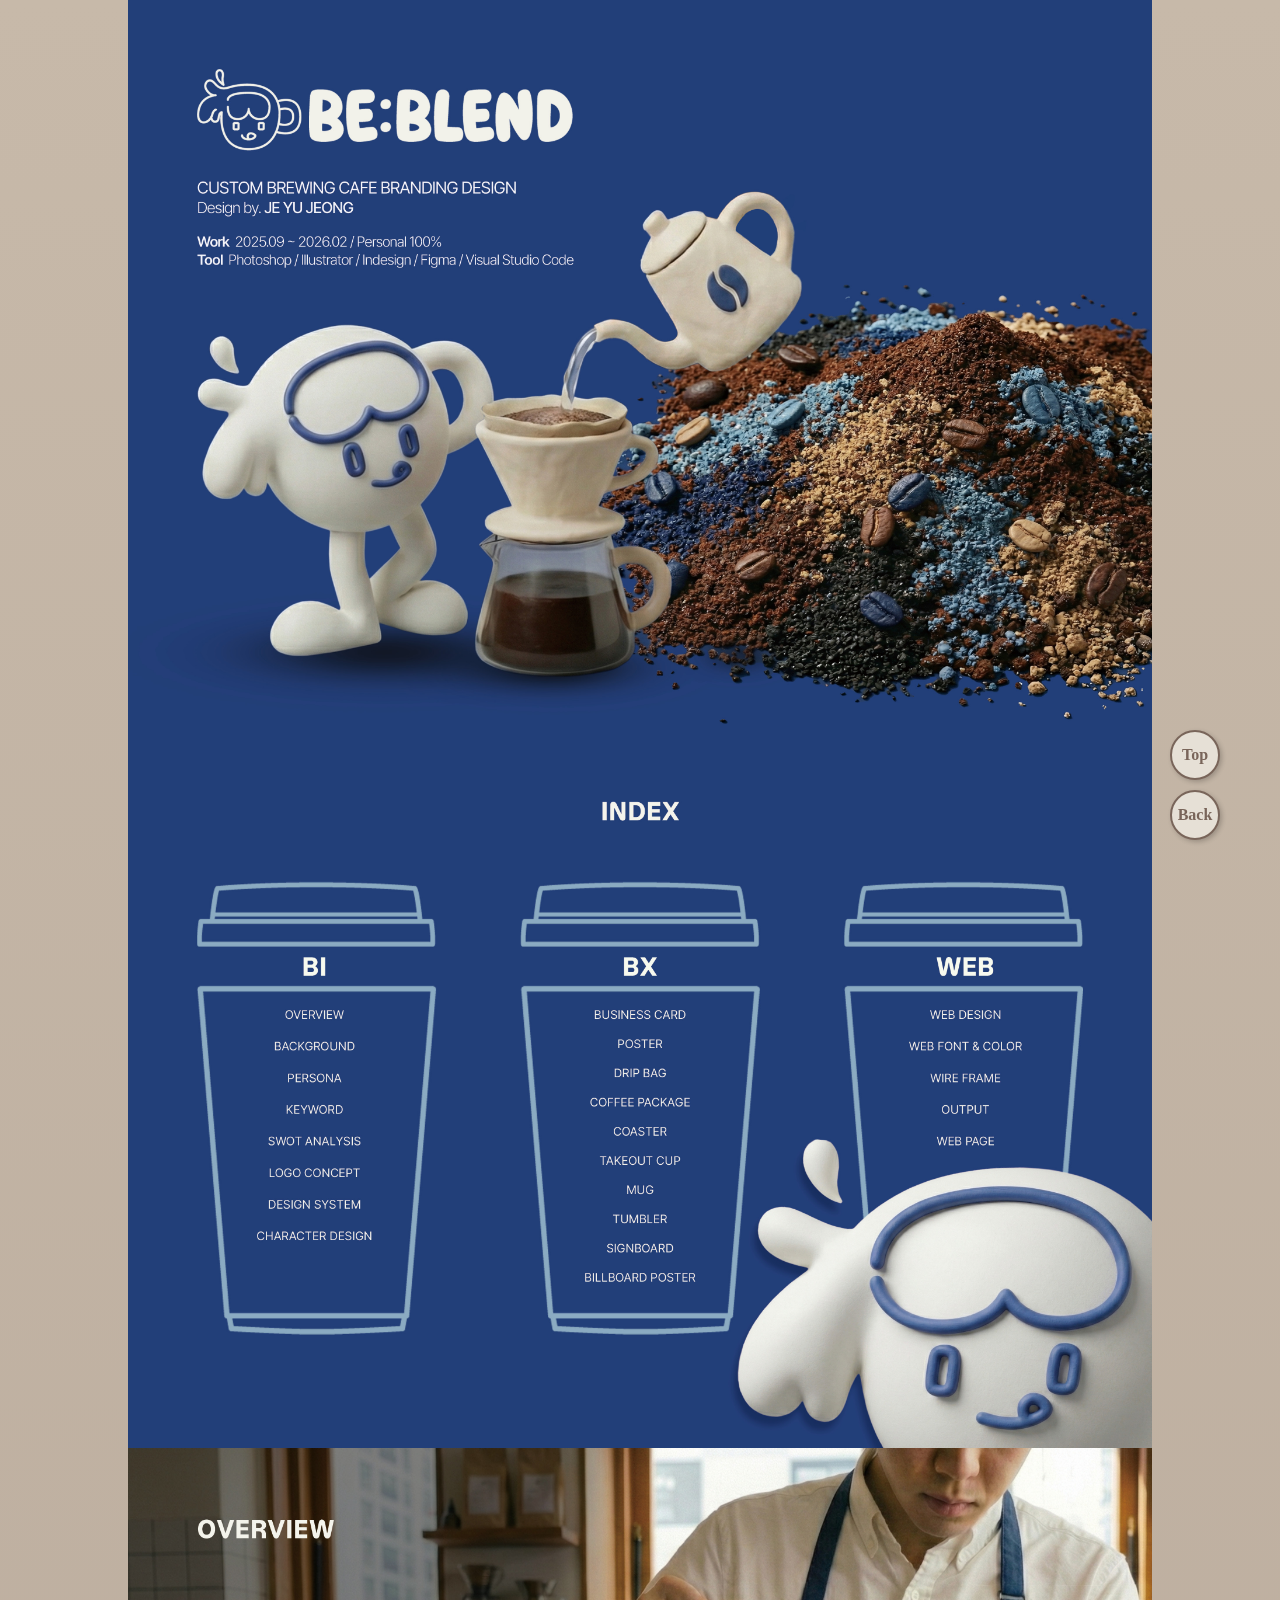
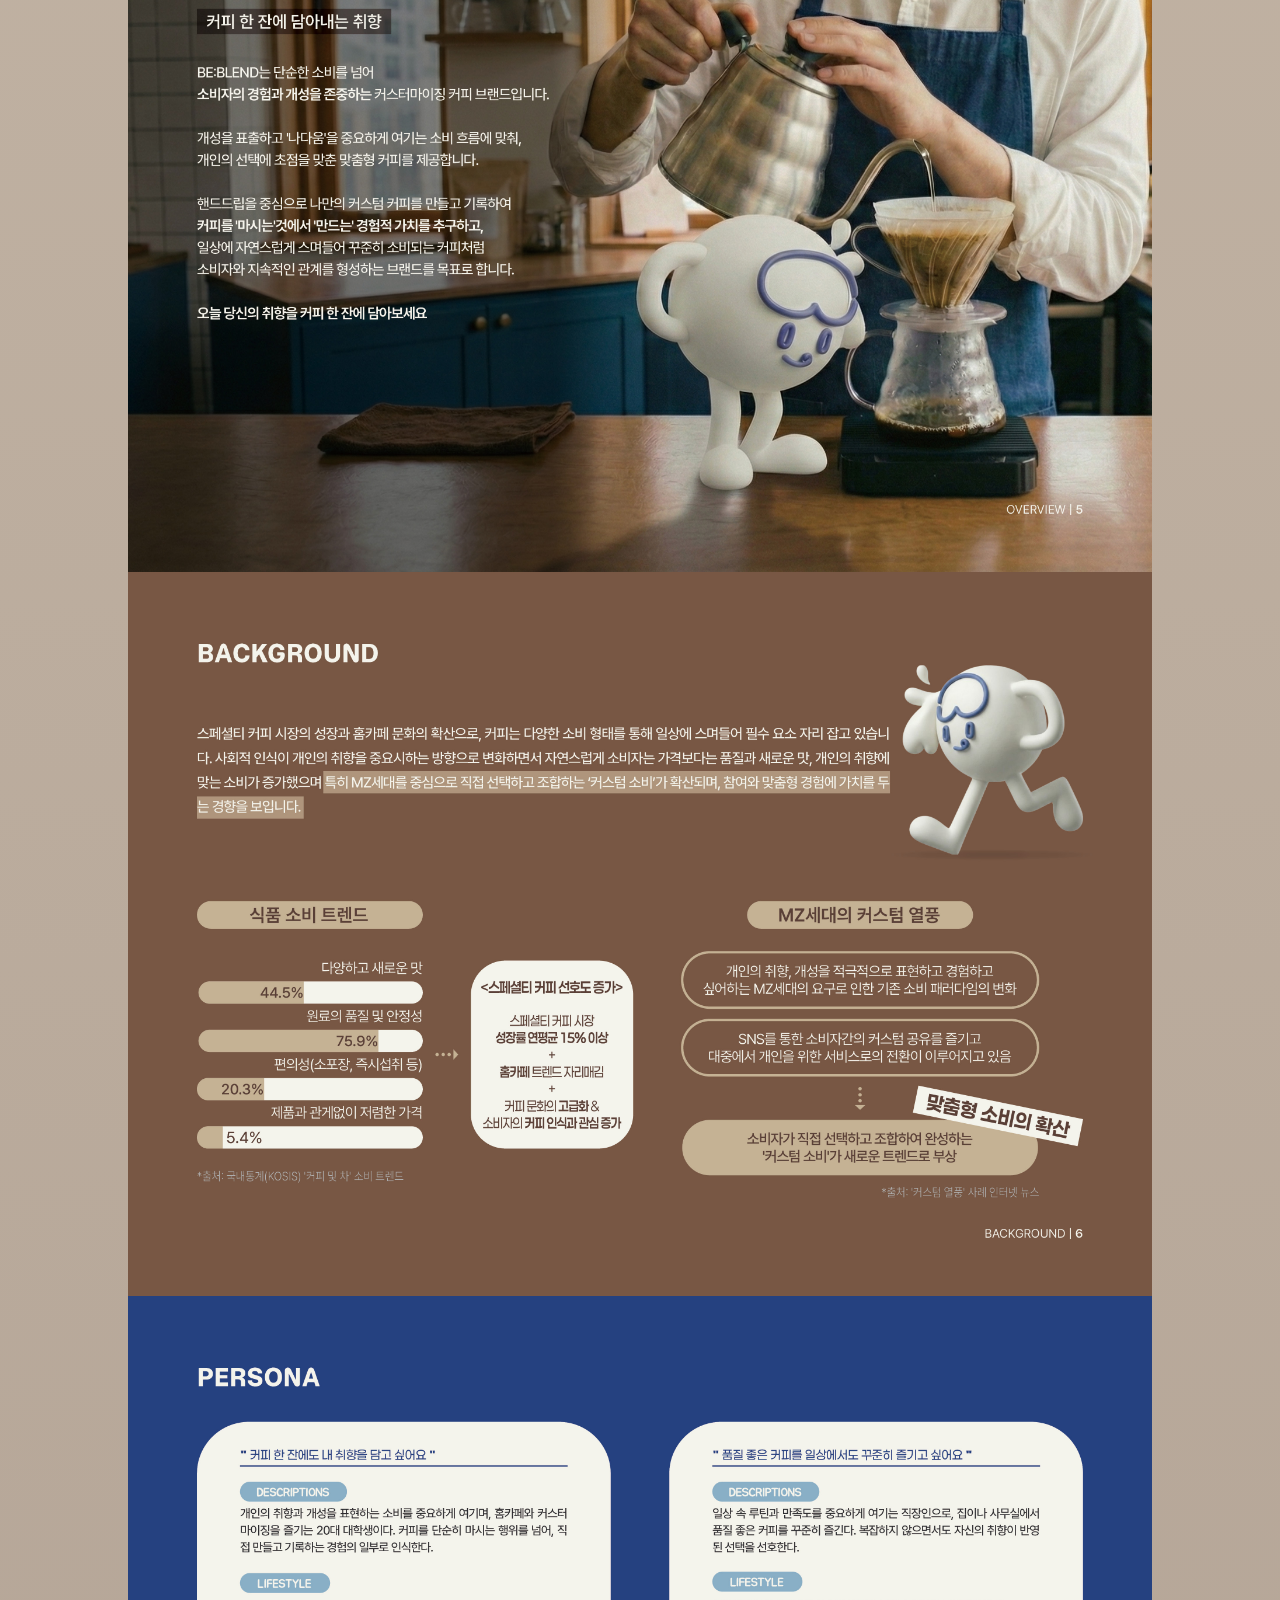
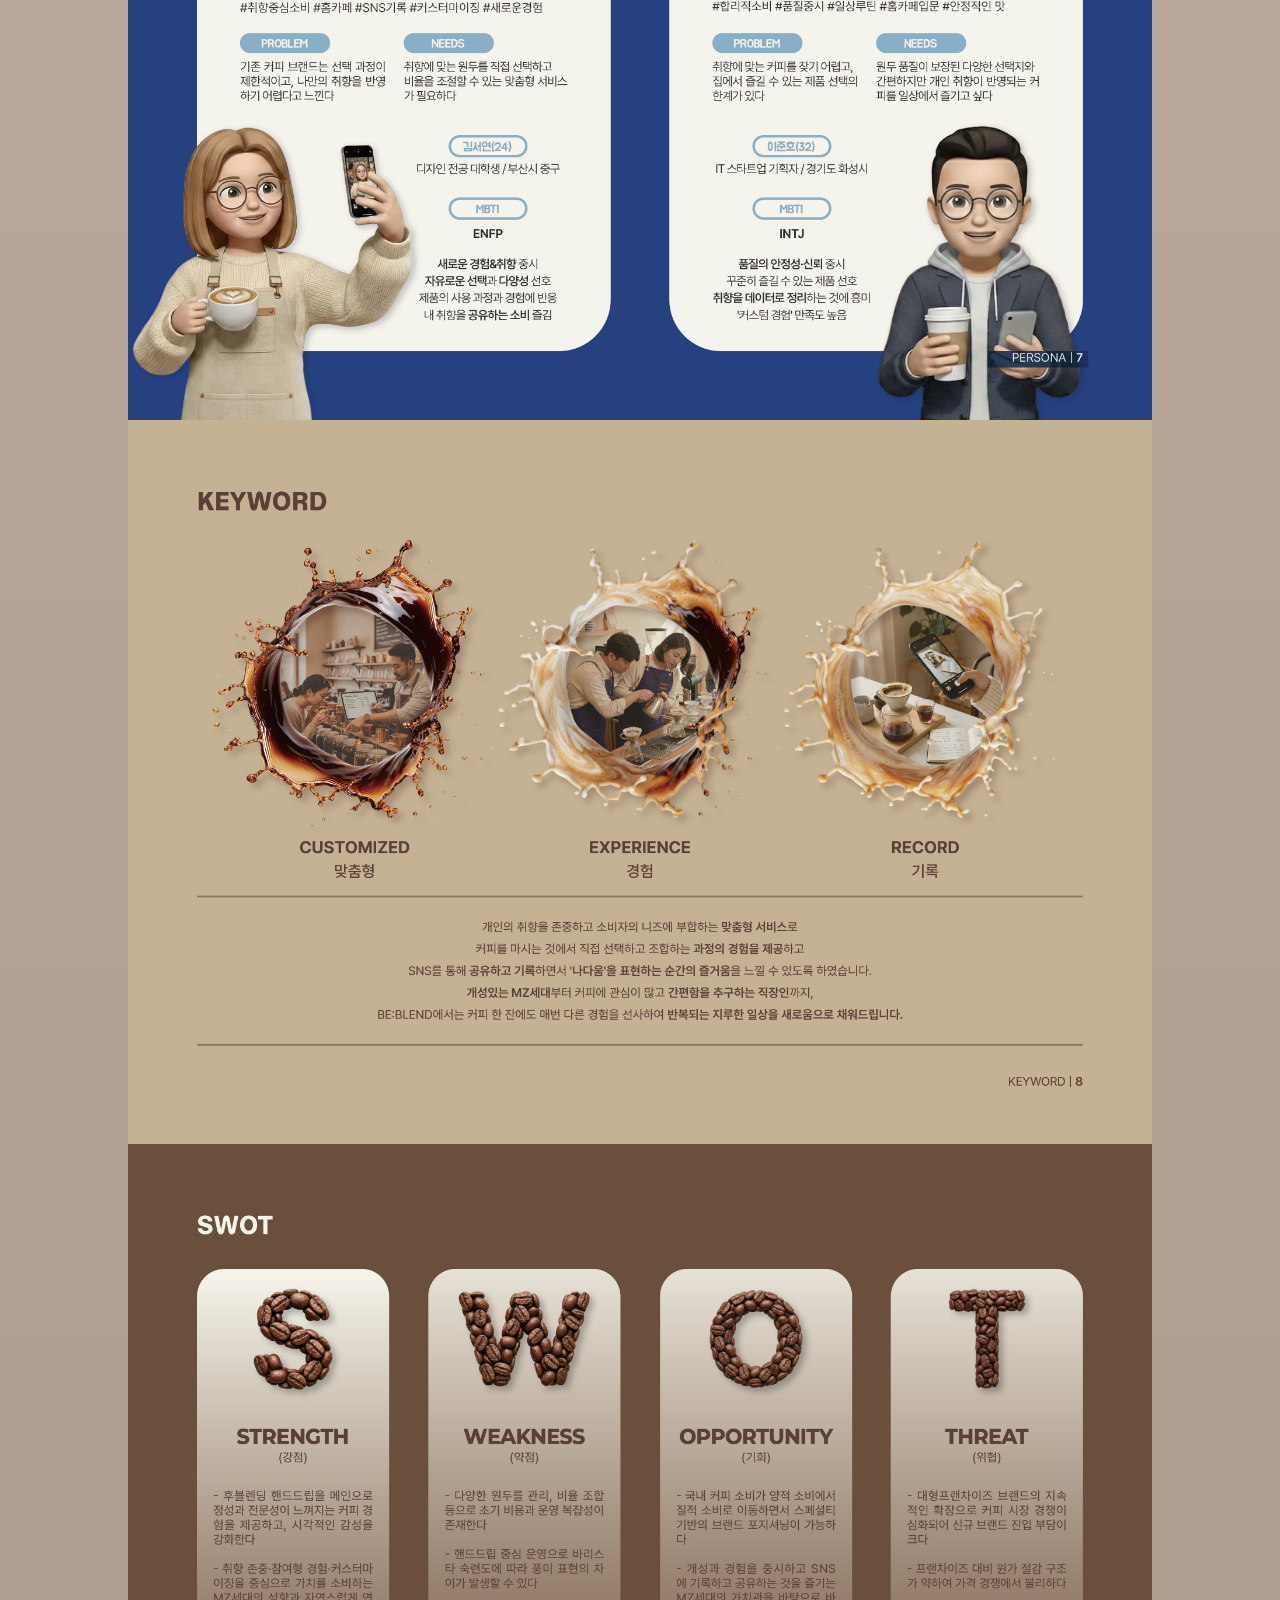
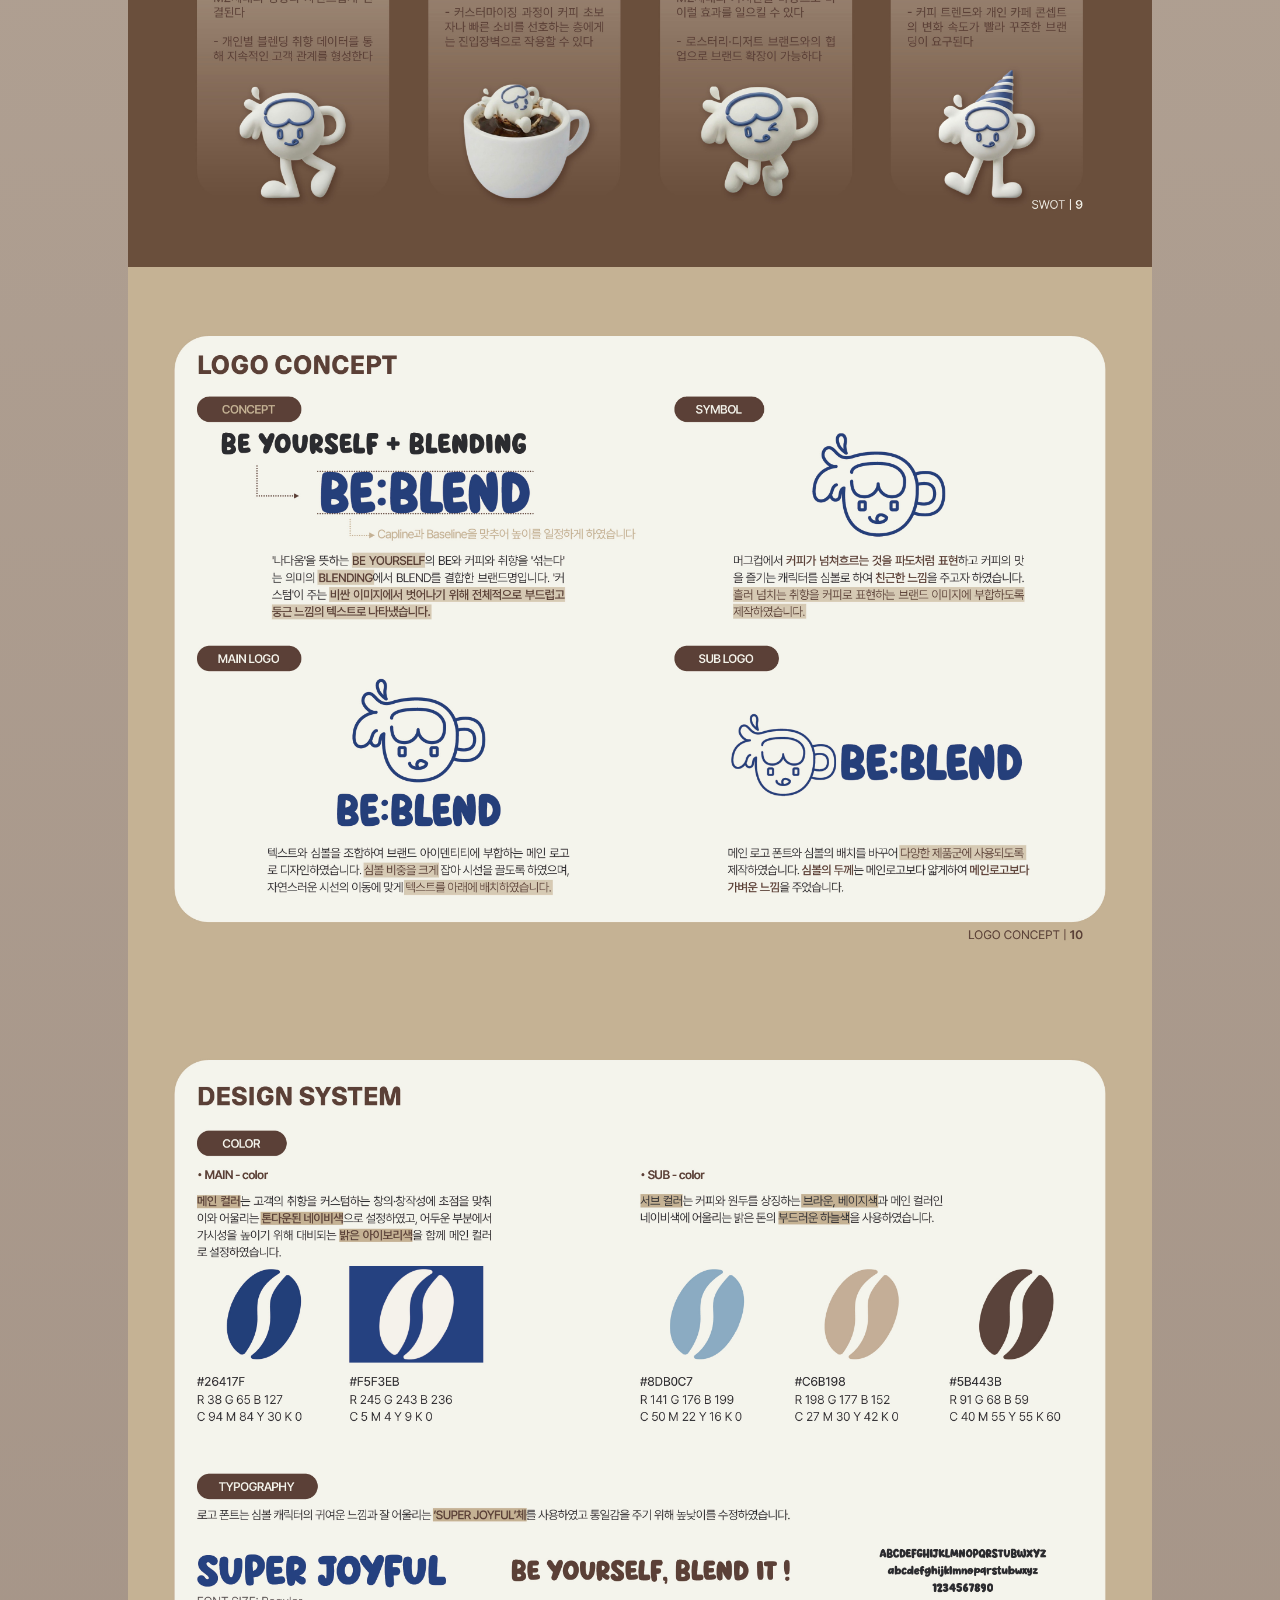
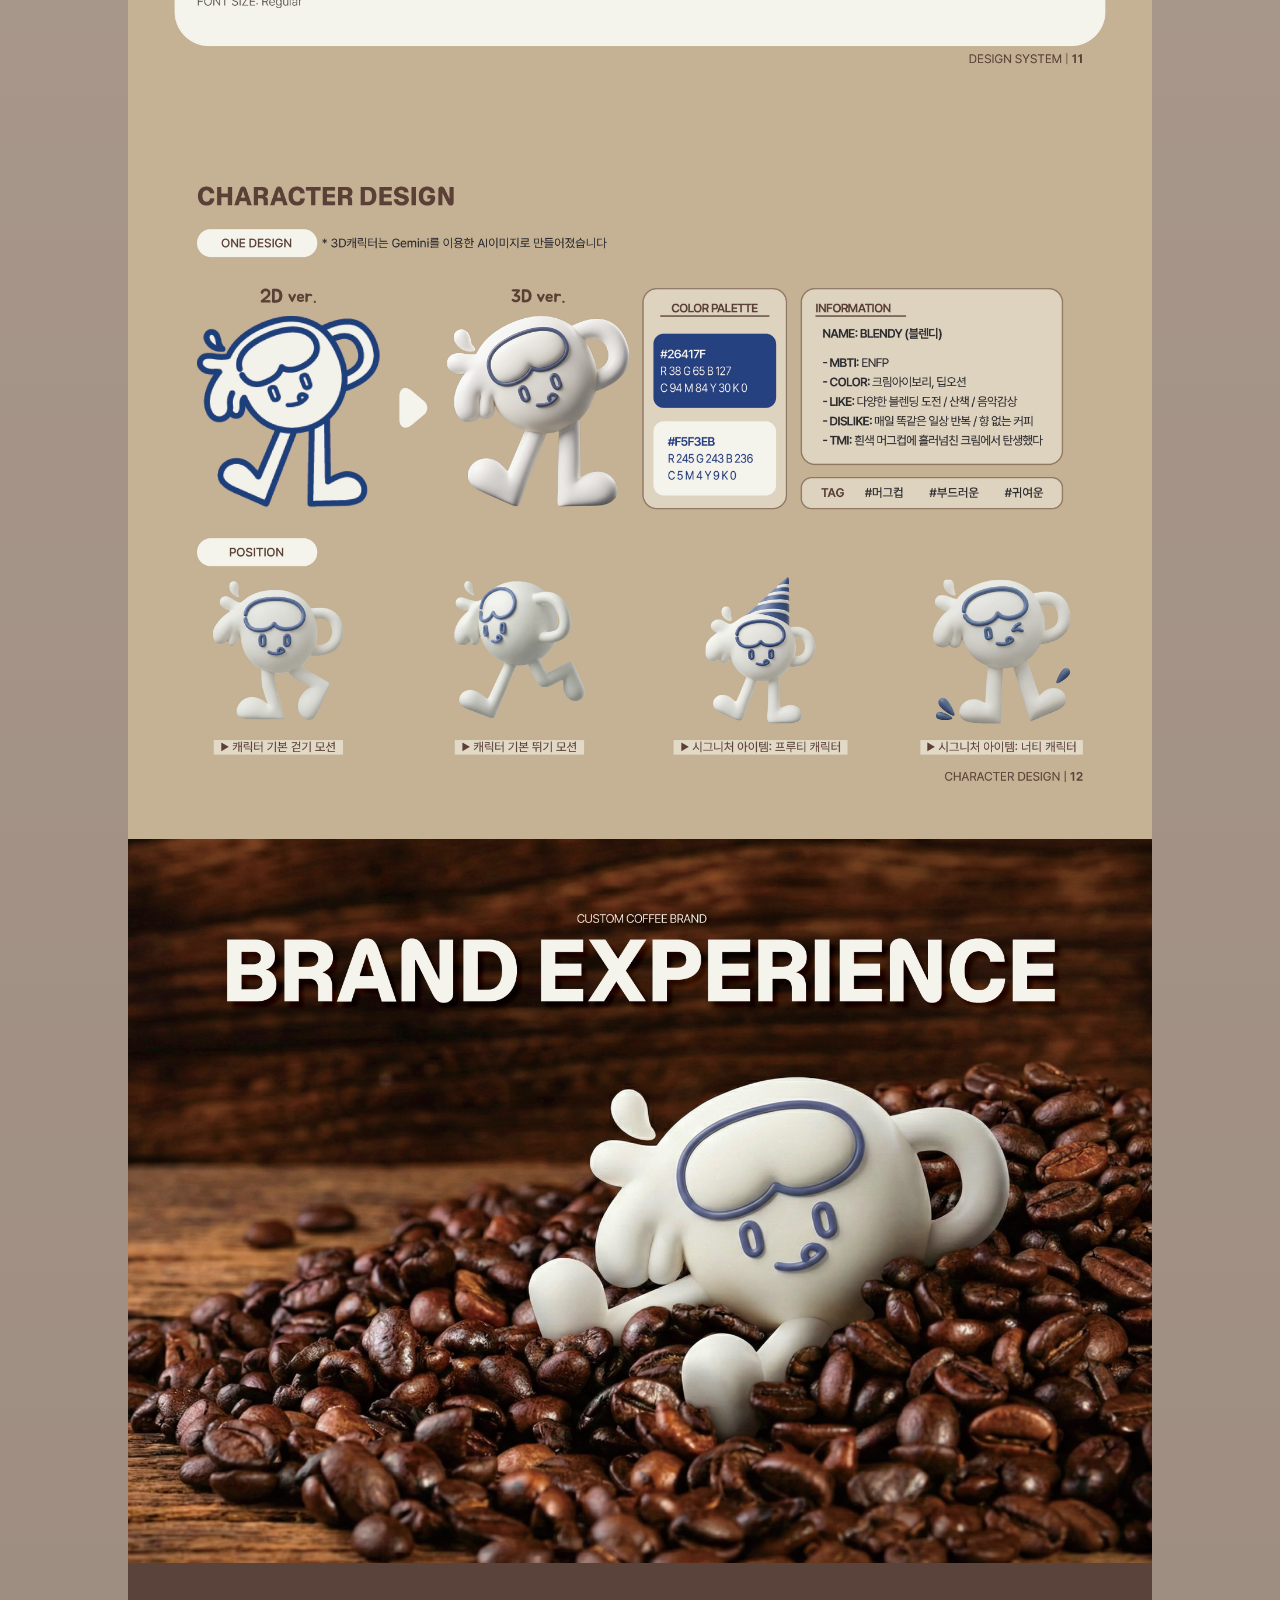
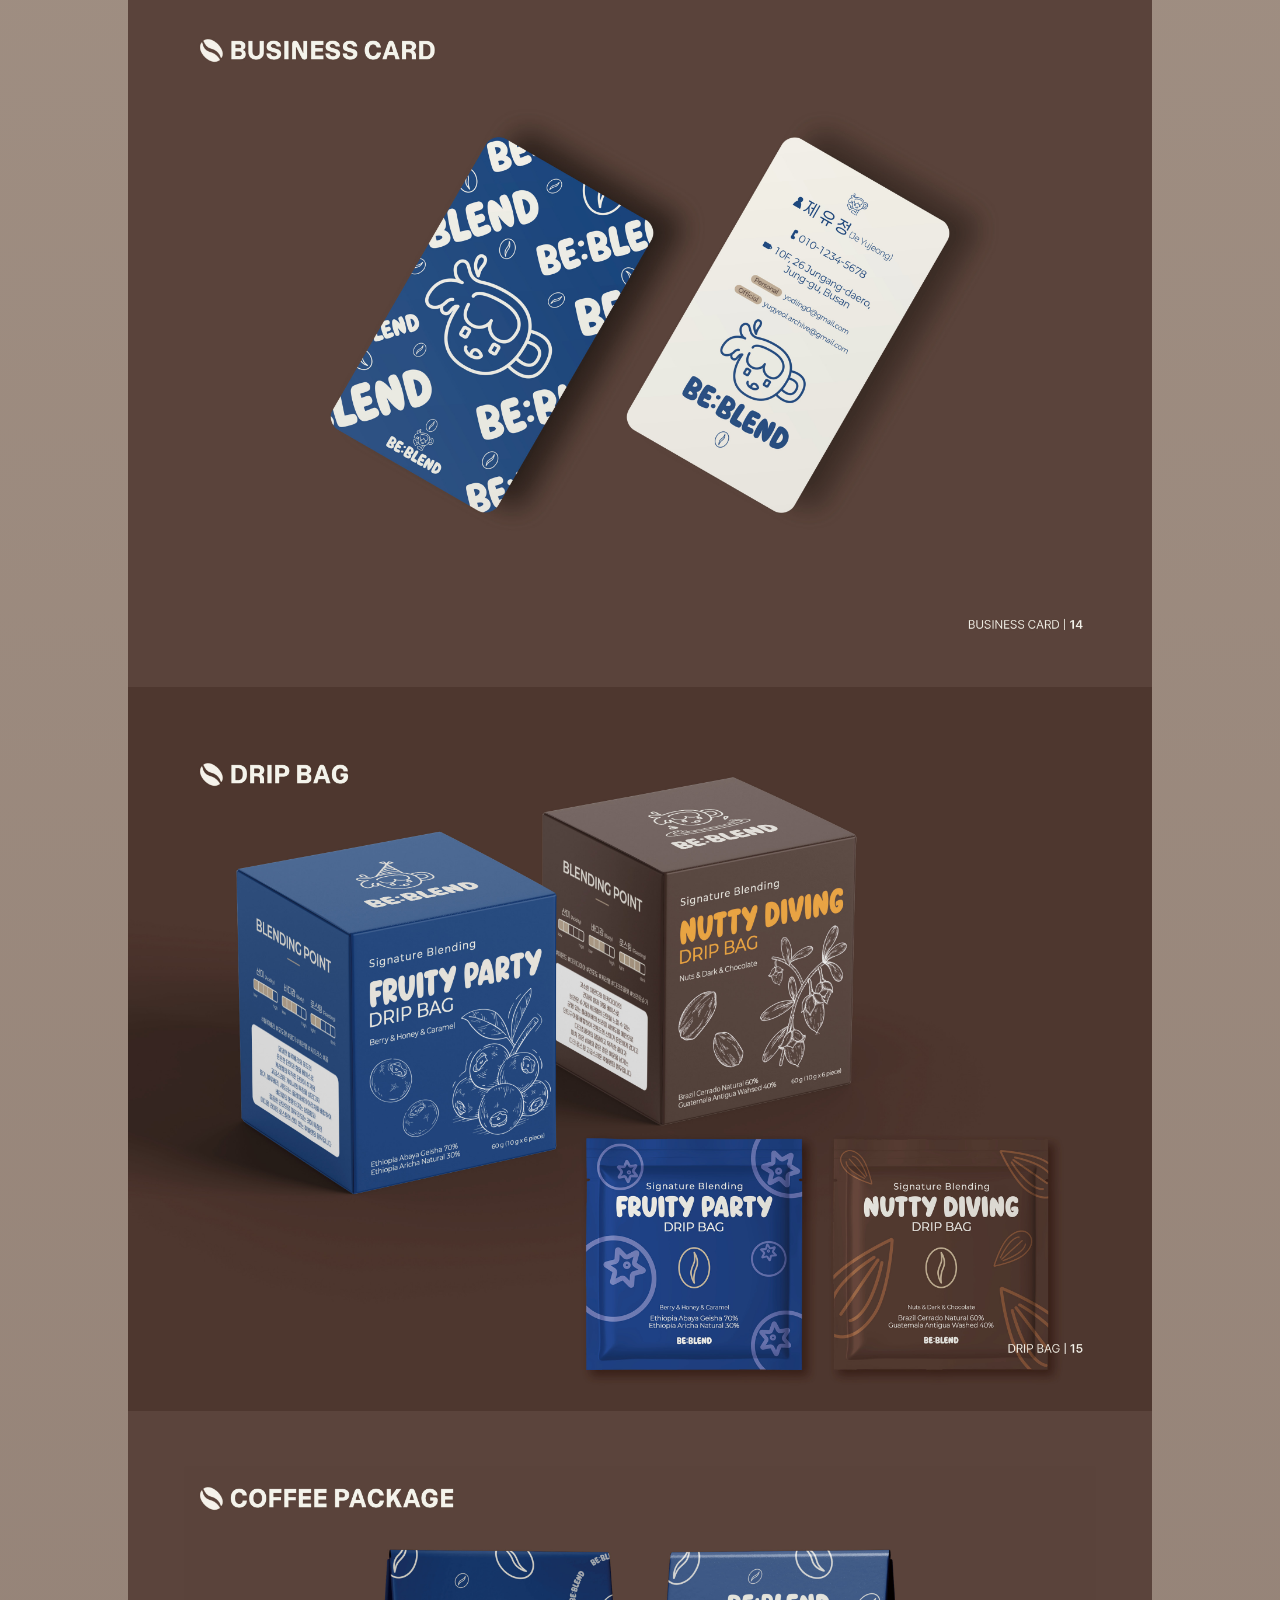
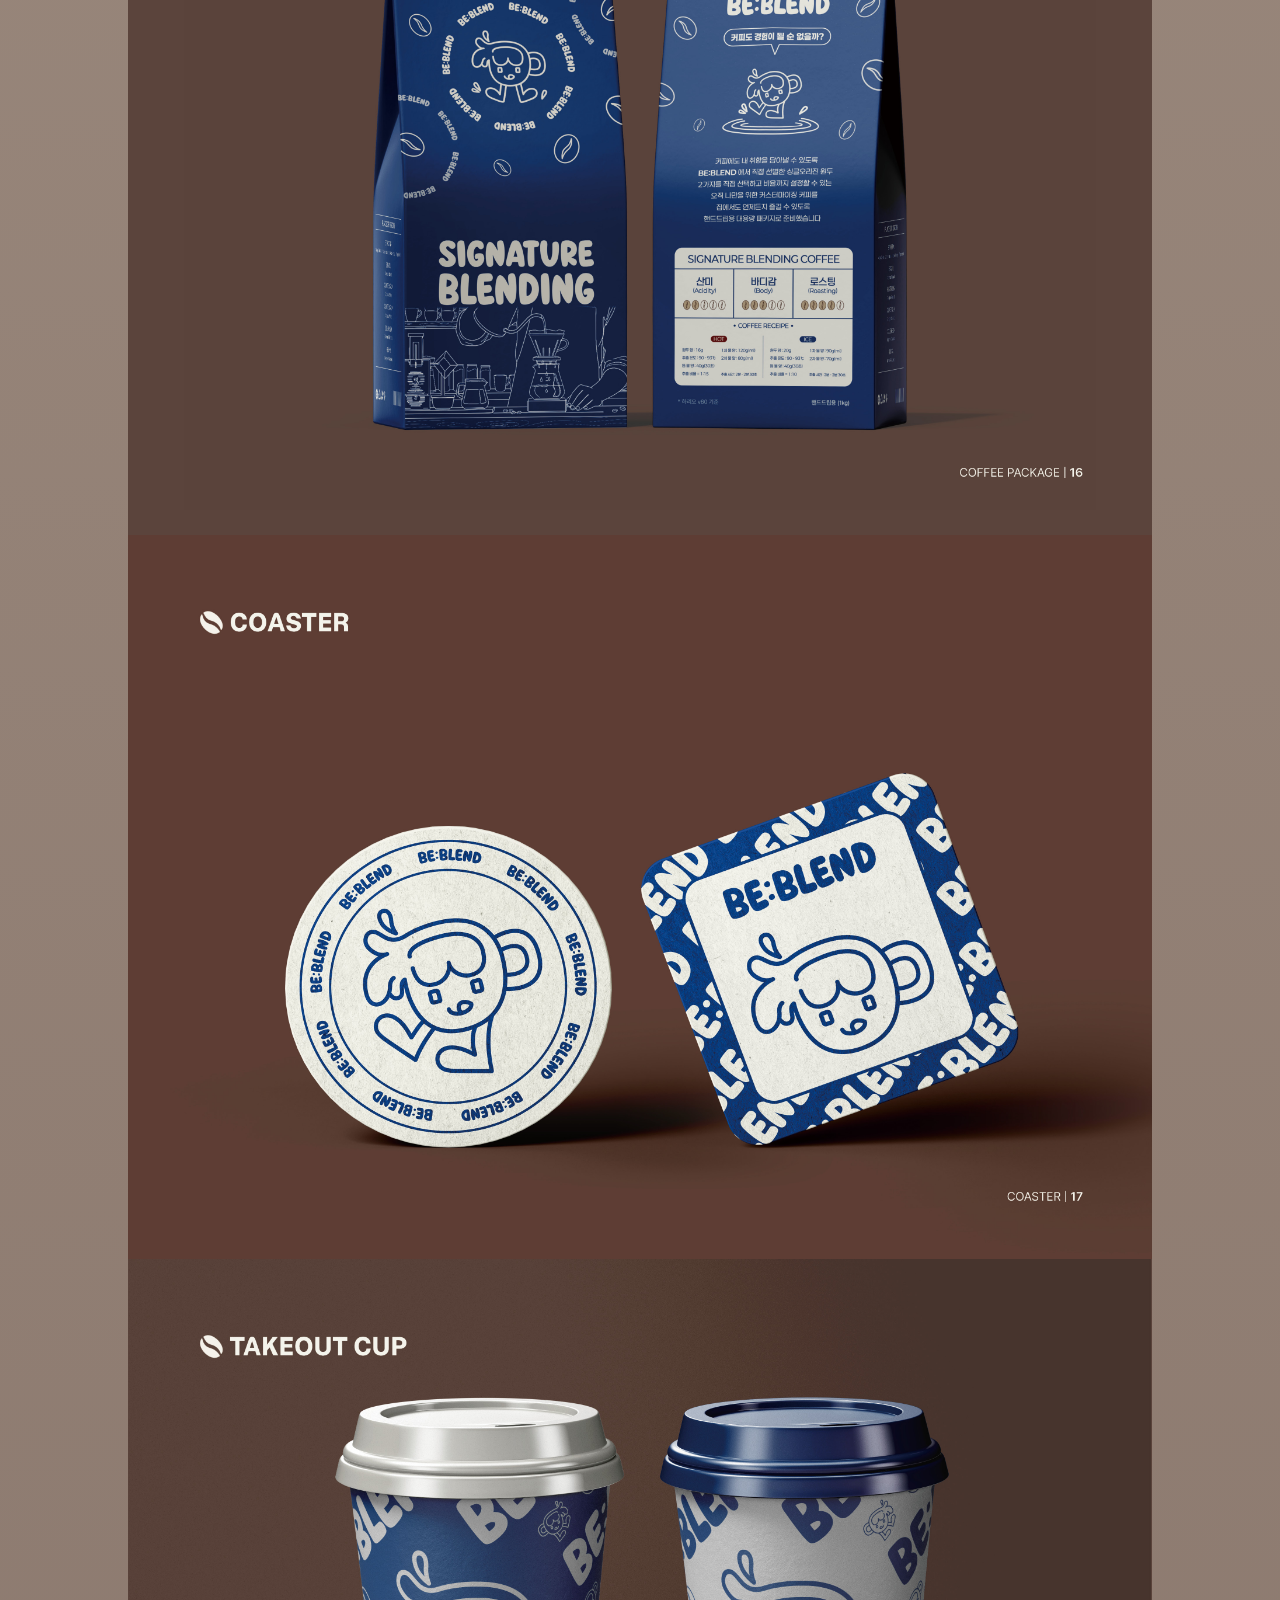
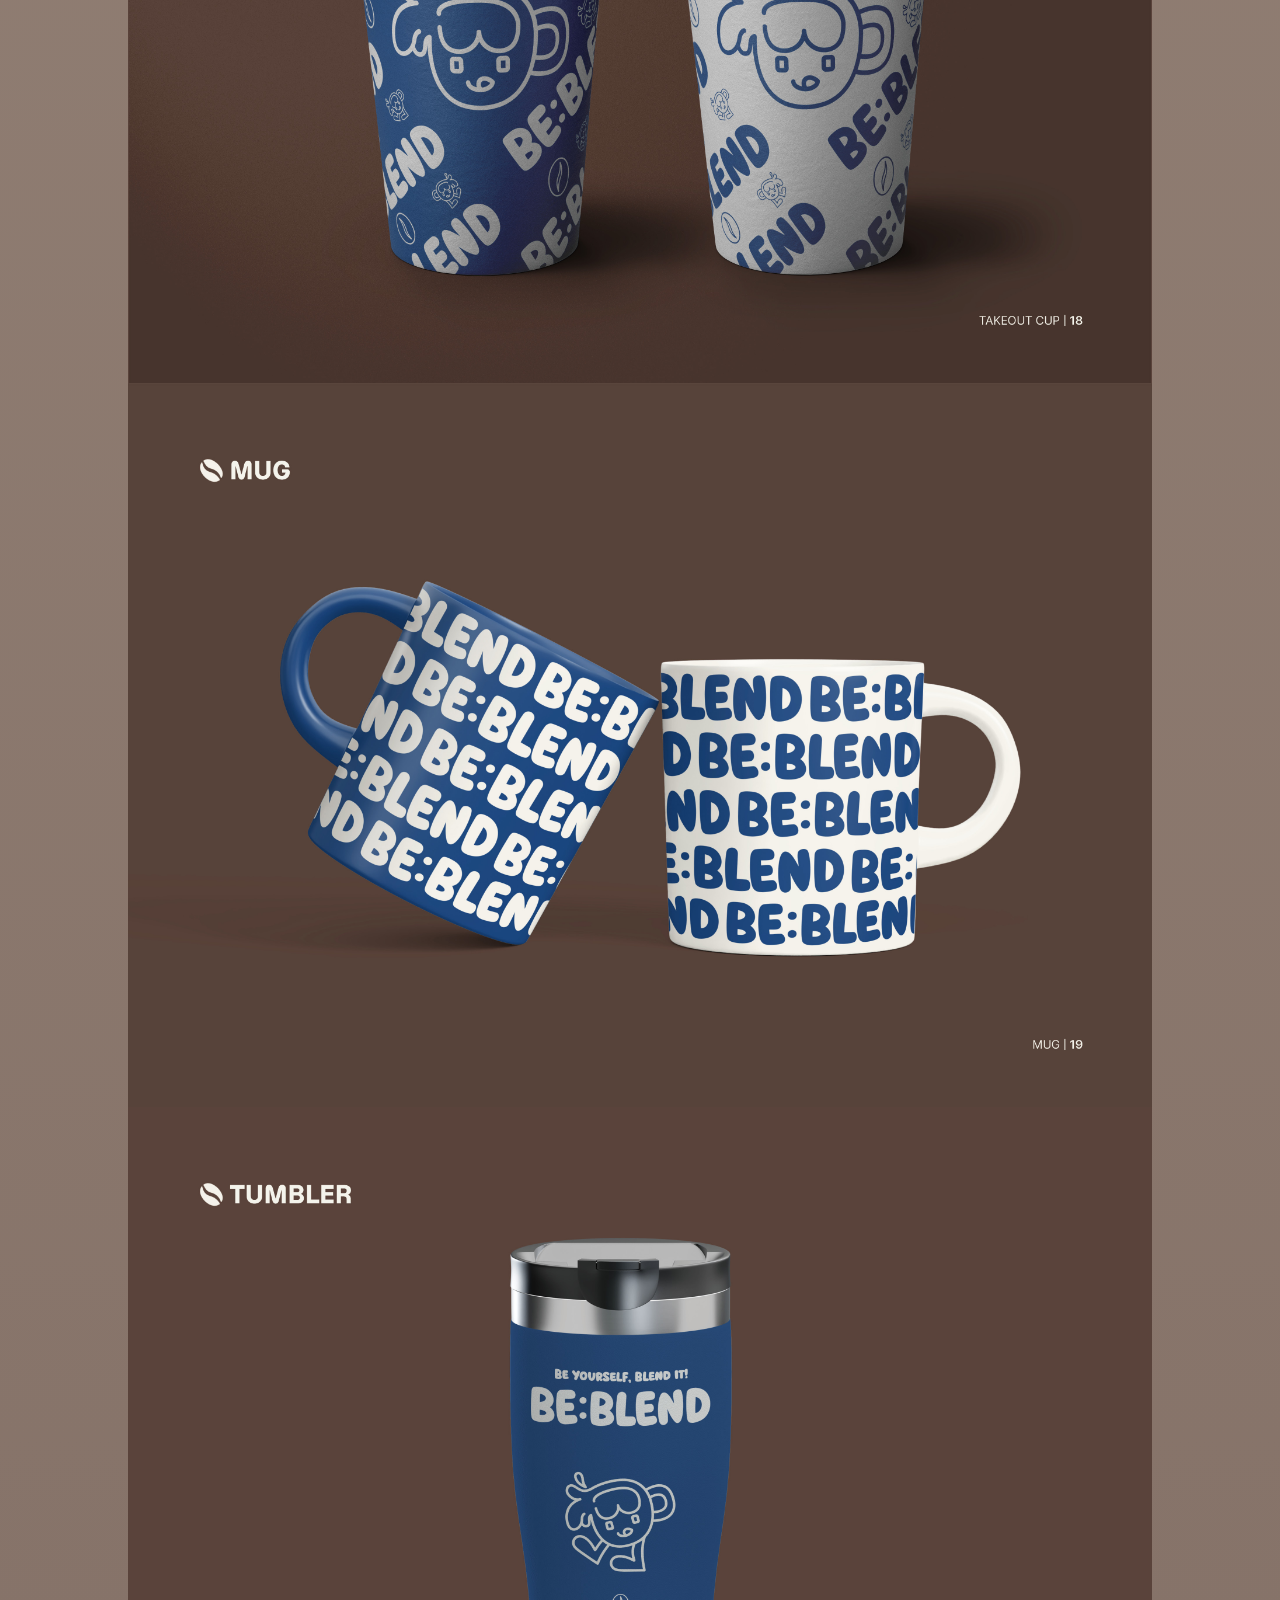
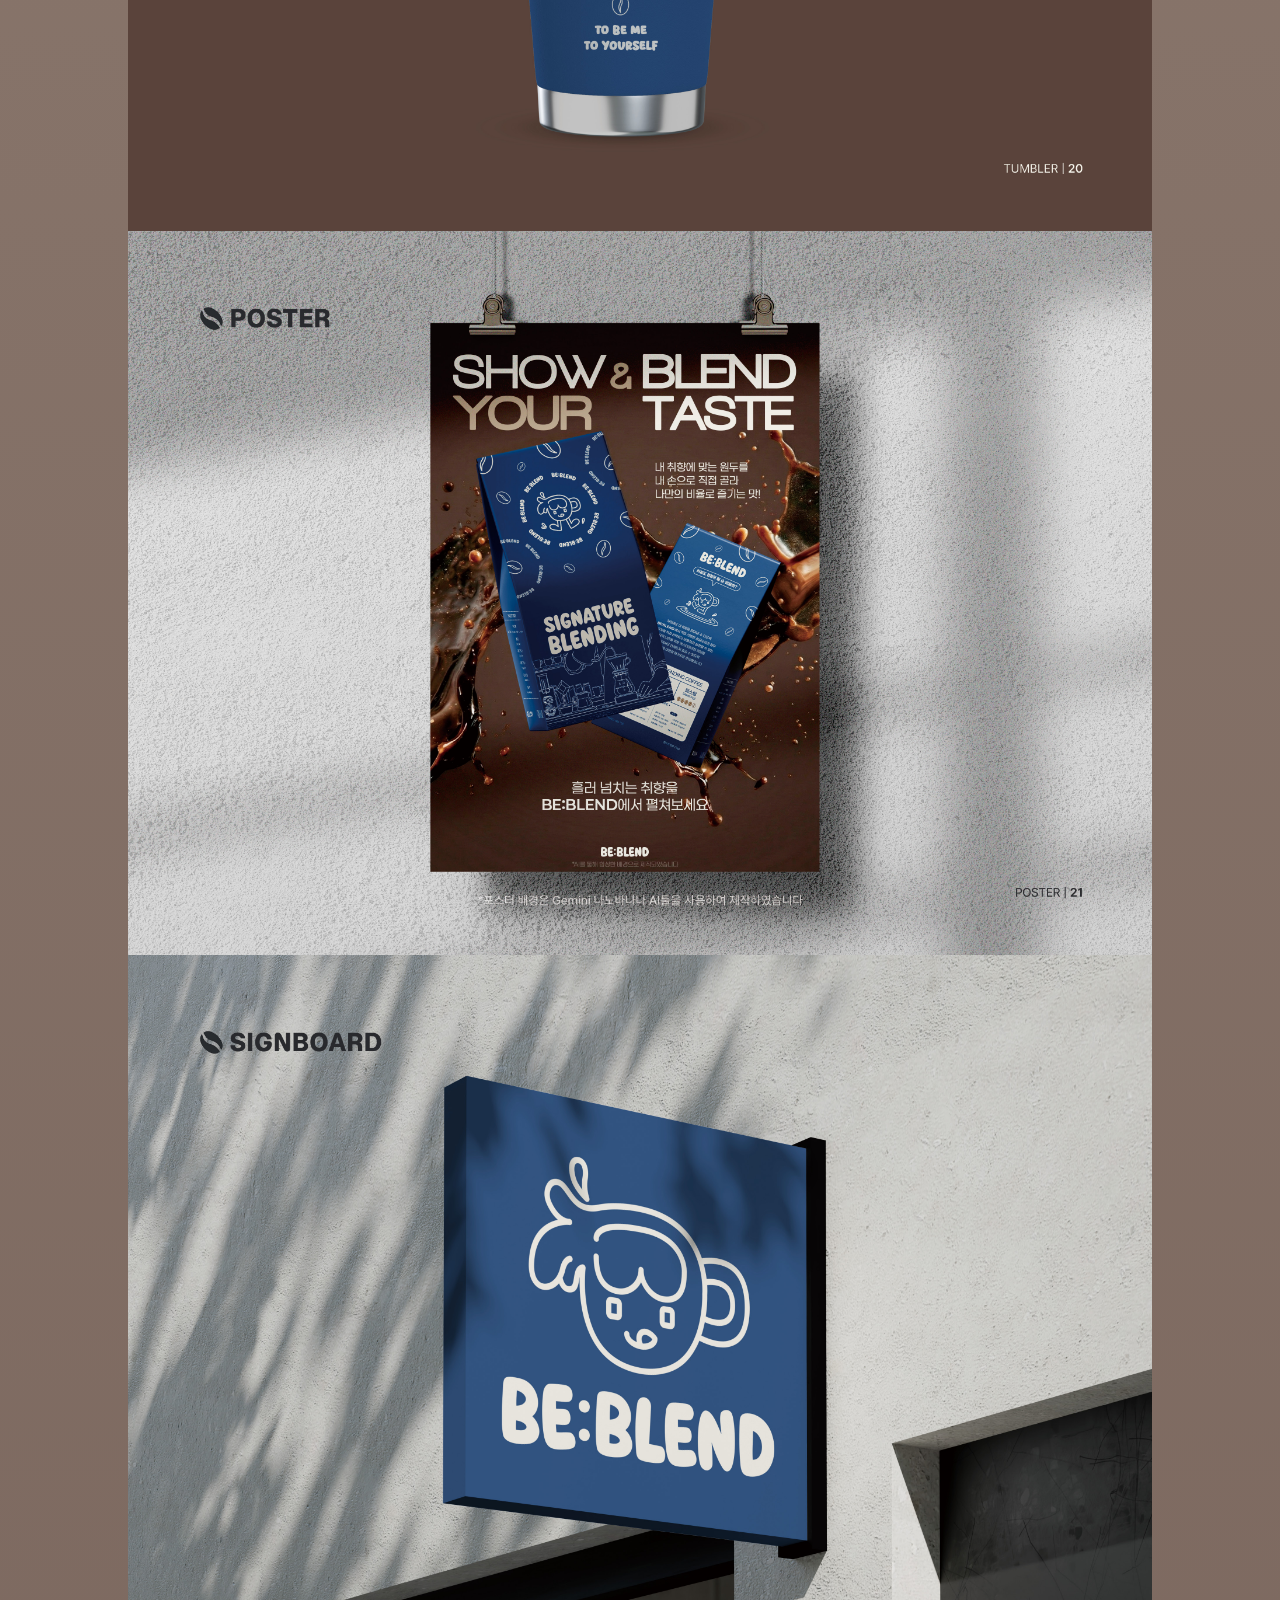
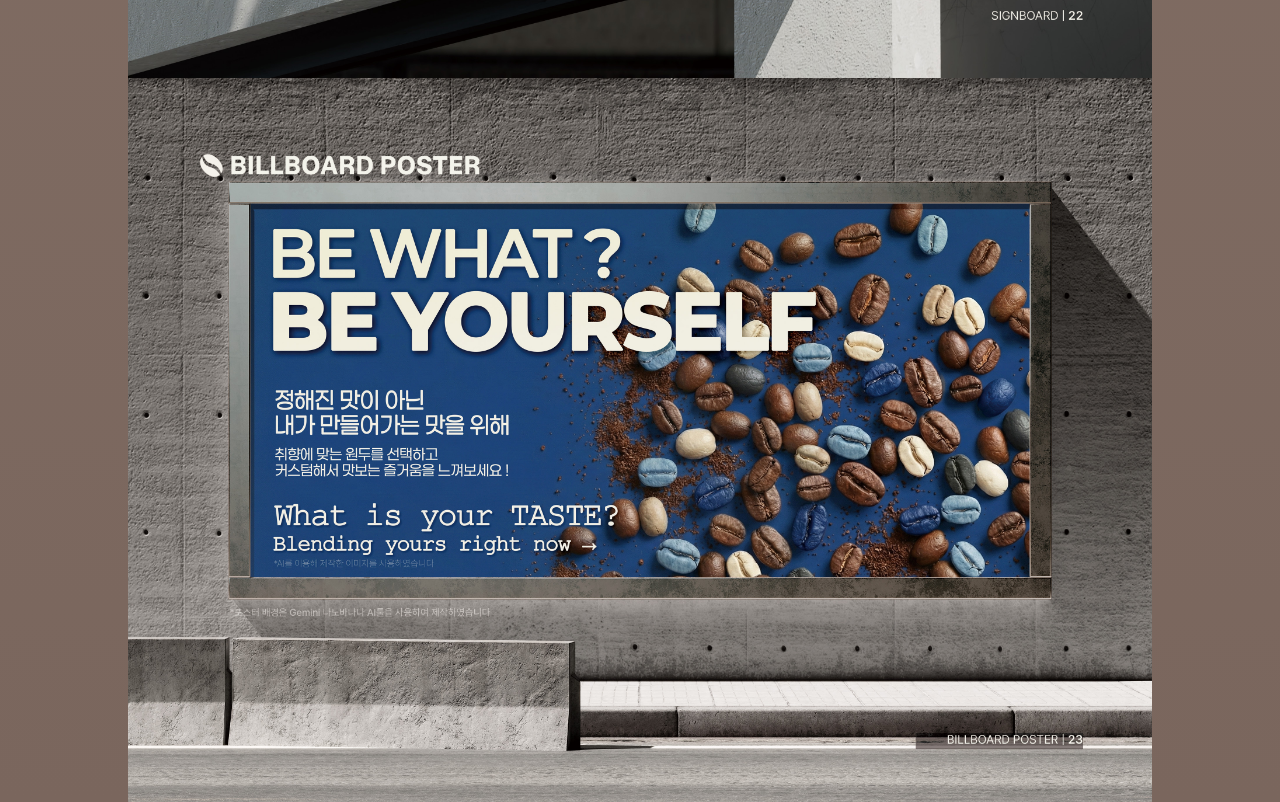
<file: index.html>
<!DOCTYPE html>
<html lang="ko">
<head>
    <meta charset="UTF-8">
    <meta http-equiv="X-UA-Compatible" content="IE=edge">
    <meta name="viewport" content="width=device-width, initial-scale=1">
    <title>BE:BLEND</title>
    <link href="https://webfontworld.github.io/pretendard/Pretendard.css" rel="stylesheet">
    <link rel="stylesheet" href="./guide.css">
	<link rel="icon" type="image/png" href="../guide/guide_img/favicon.png" />
</head>
<body>
    <div class="brand1">
        <!-- bi/bx 이미지 넣기(너비 1320px) -->
        <img src="./guide_img/1.jpg" alt="BE:BLEND 표지">
        <img src="./guide_img/2.jpg" alt="INDEX">
        <img src="./guide_img/3.jpg" alt="OVERVIEW">
        <img src="./guide_img/4.jpg" alt="BACKGROUND">
        <img src="./guide_img/5.jpg" alt="PERSONA">
        <img src="./guide_img/6.jpg" alt="KEYWORD">
        <img src="./guide_img/7.jpg" alt="SWOT">
        <img src="./guide_img/8.jpg" alt="LOGO CONCEPT">
        <img src="./guide_img/9.jpg" alt="DESIGN SYSTEM">
        <img src="./guide_img/10.jpg" alt="CHARACTER DESIGN">
        <img src="./guide_img/11.jpg" alt="BX 표지">
        <img src="./guide_img/12.jpg" alt="BUSINESS CARD">
        <img src="./guide_img/13.jpg" alt="DRIP BAG">
        <img src="./guide_img/14.jpg" alt="COFFEE PACKAGE">
        <img src="./guide_img/15.jpg" alt="COASTER">
        <img src="./guide_img/16.jpg" alt="TAKEOUT CUP">
        <img src="./guide_img/17.jpg" alt="MUG">
        <img src="./guide_img/18.jpg" alt="TUMBLER">
        <img src="./guide_img/19.jpg" alt="POSTER">
        <img src="./guide_img/20.jpg" alt="SIGNBOARD">
        <img src="./guide_img/21.jpg" alt="BILLBOARD POSTER">

        <!-- 버튼 -->
        <ul class="btn_1">
			<li><a href="#">Top</a></li>
			<li><a href="../index.html#section2">Back</a></li>
		</ul>
    </div>
</body>

</html>
</file>
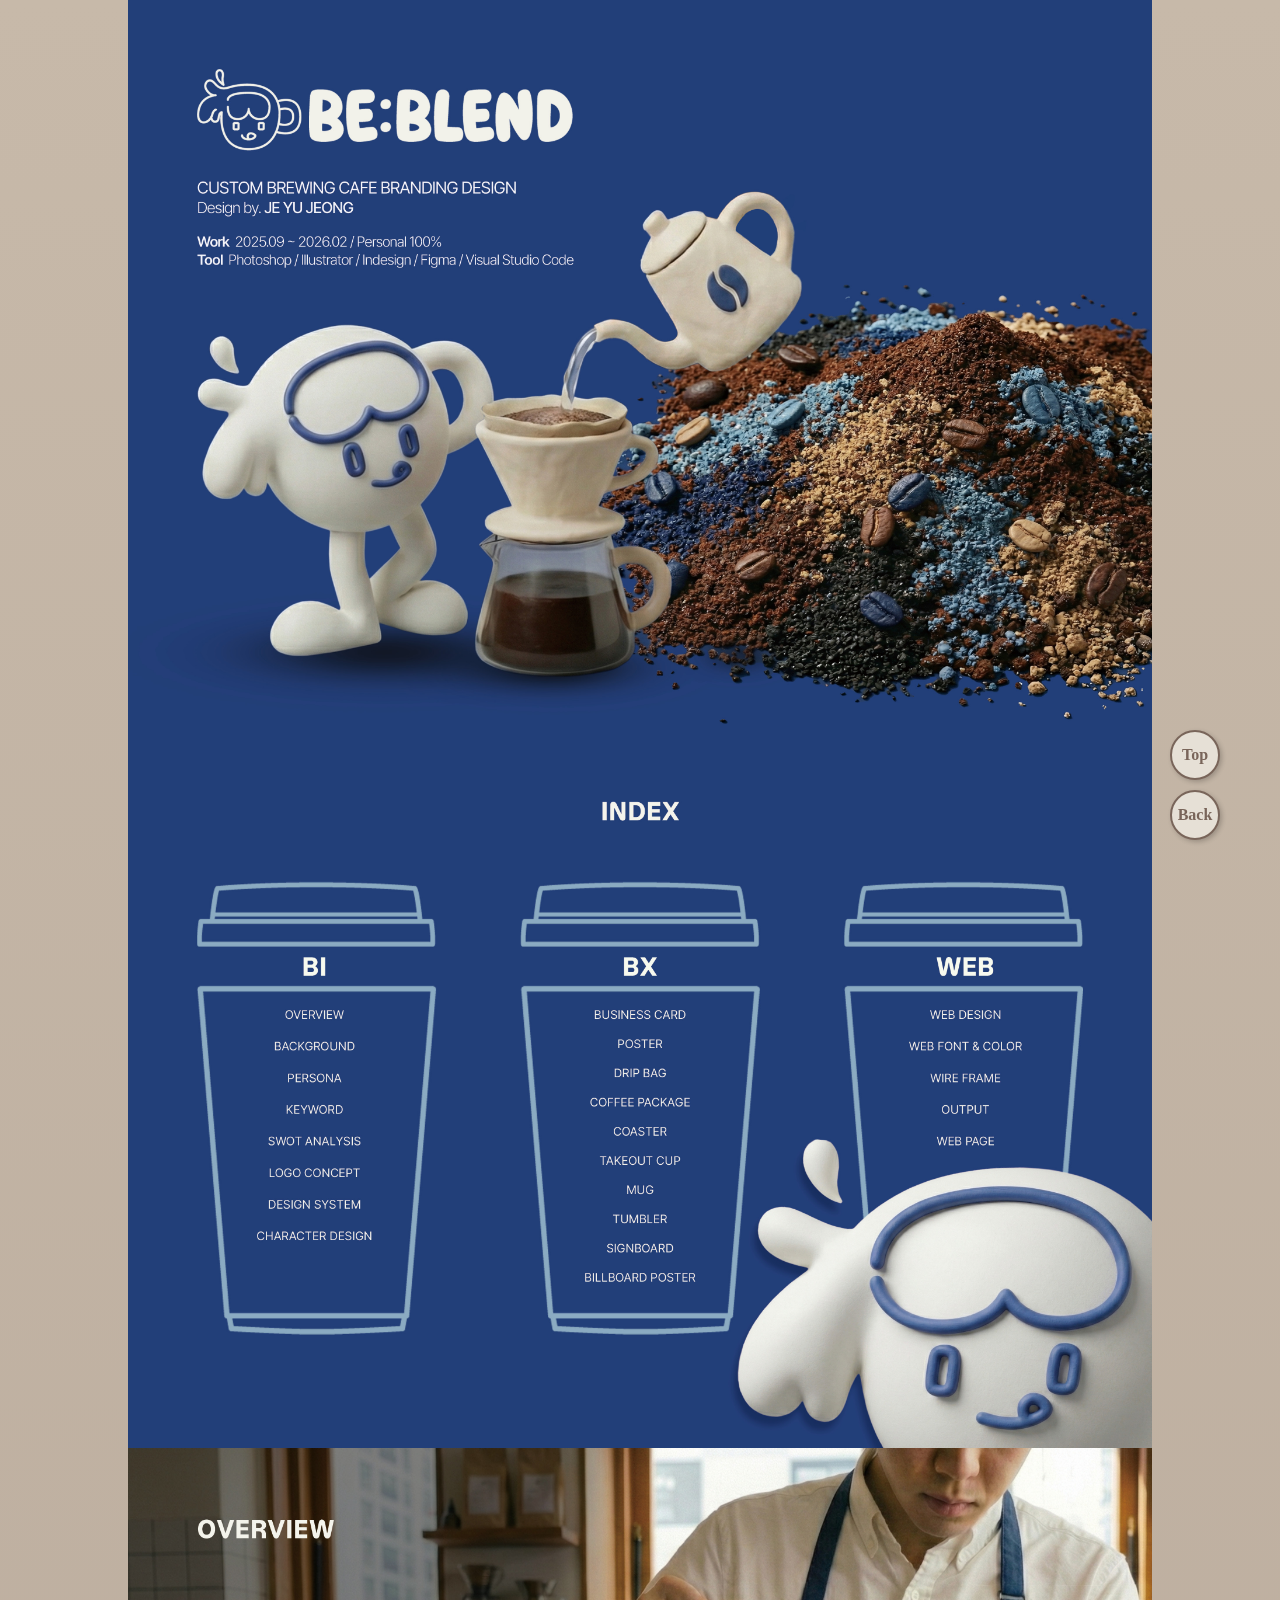
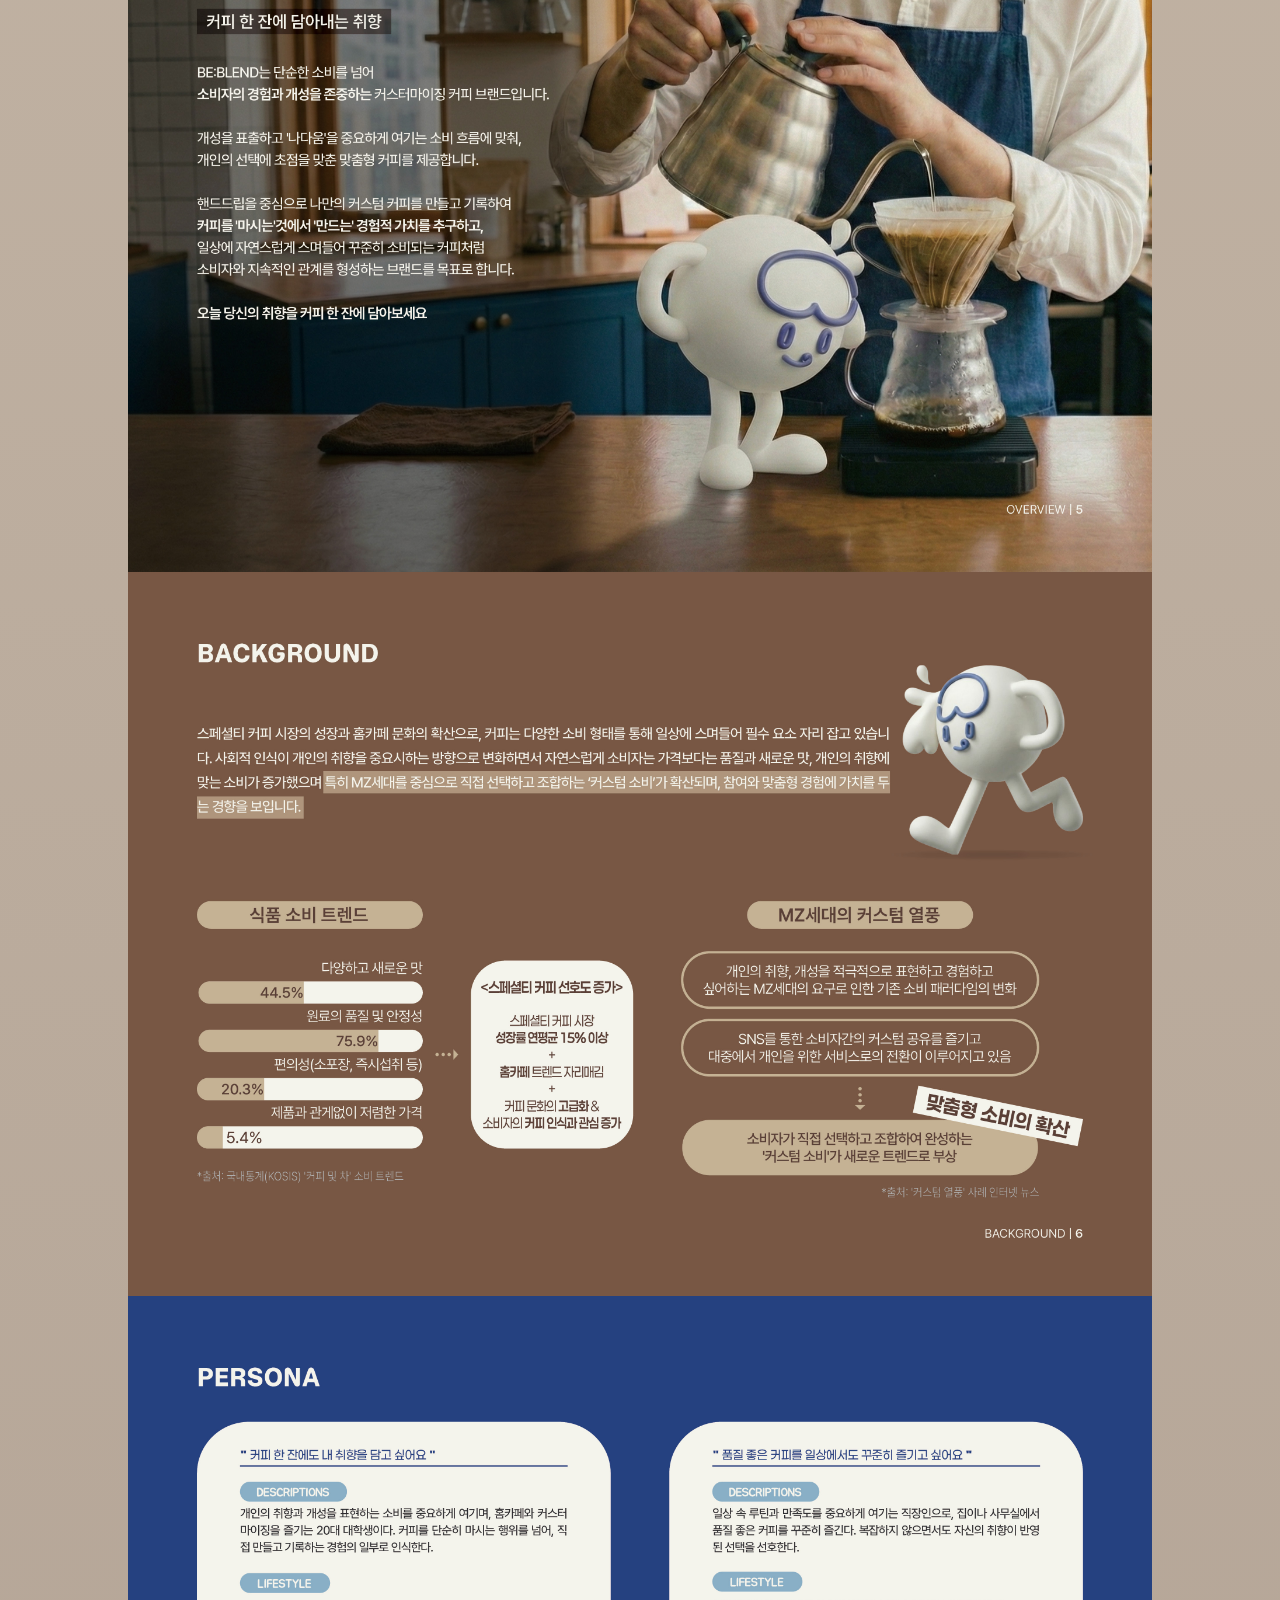
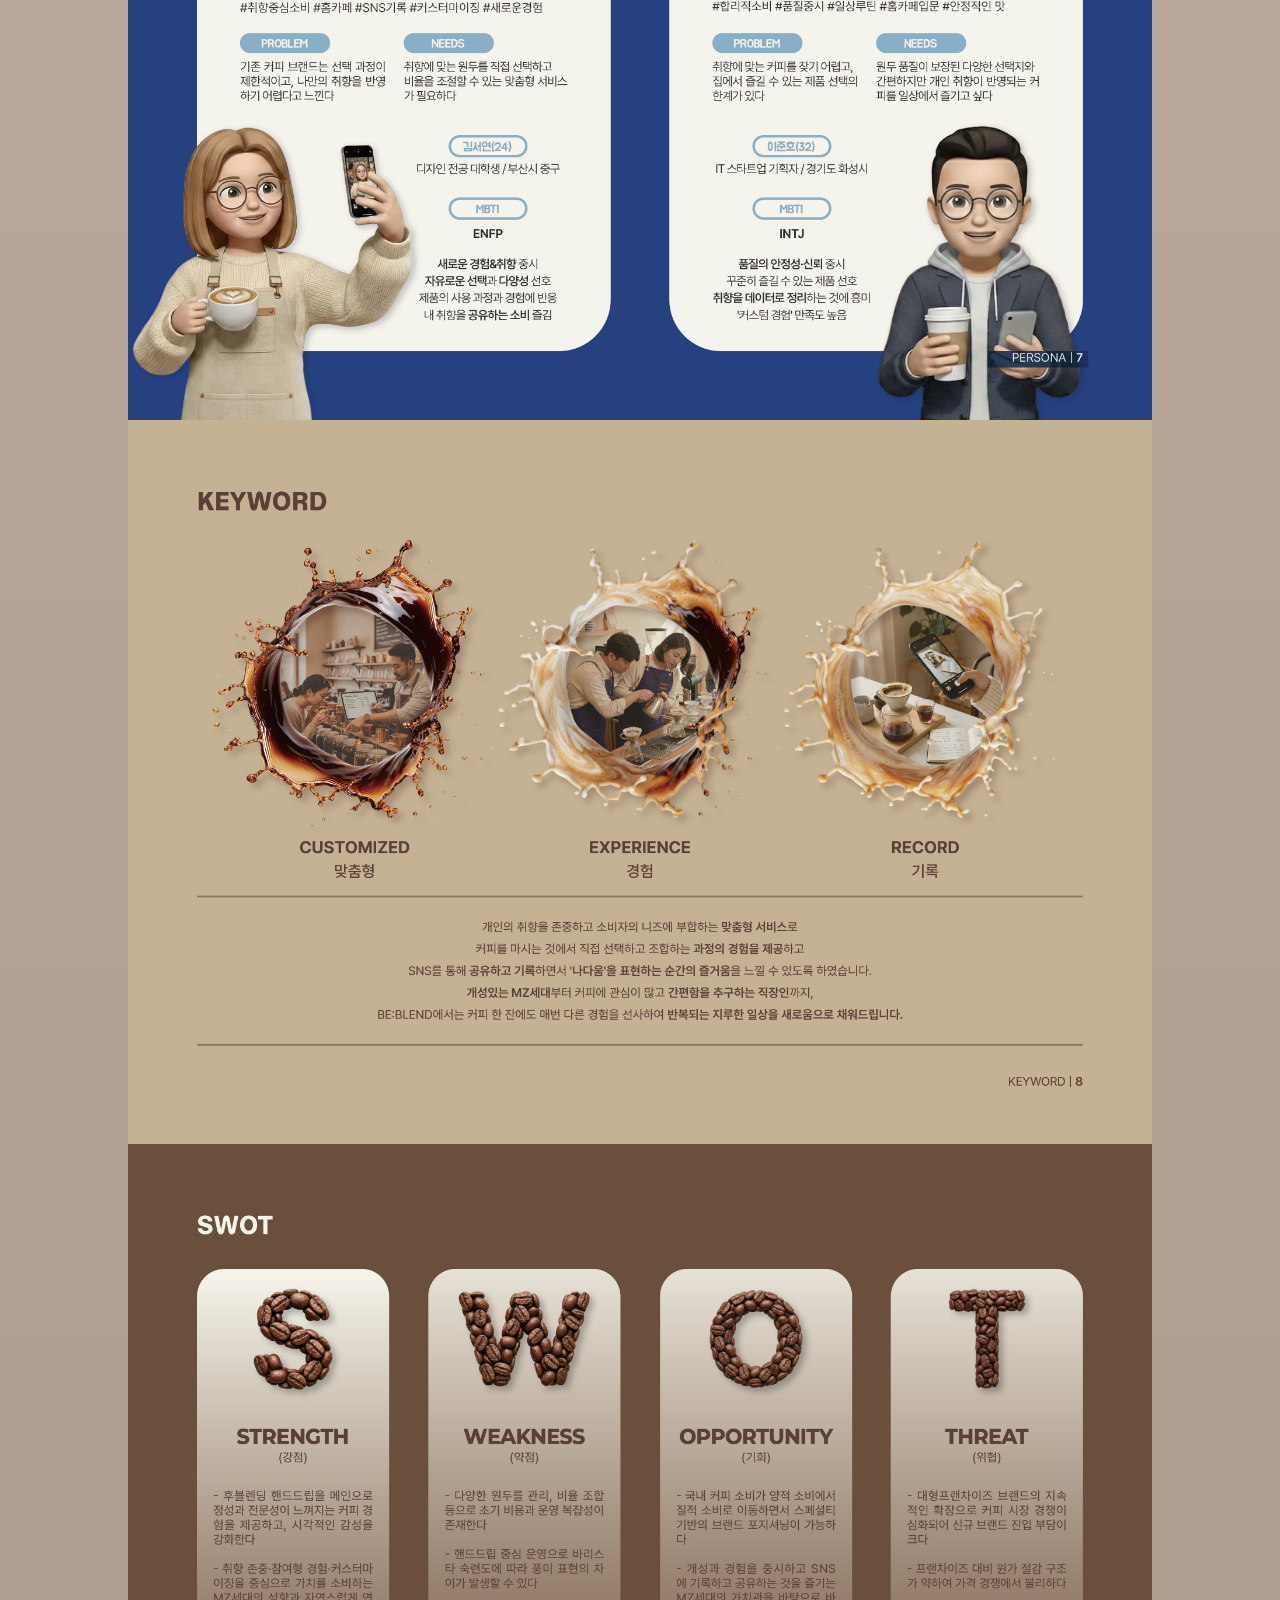
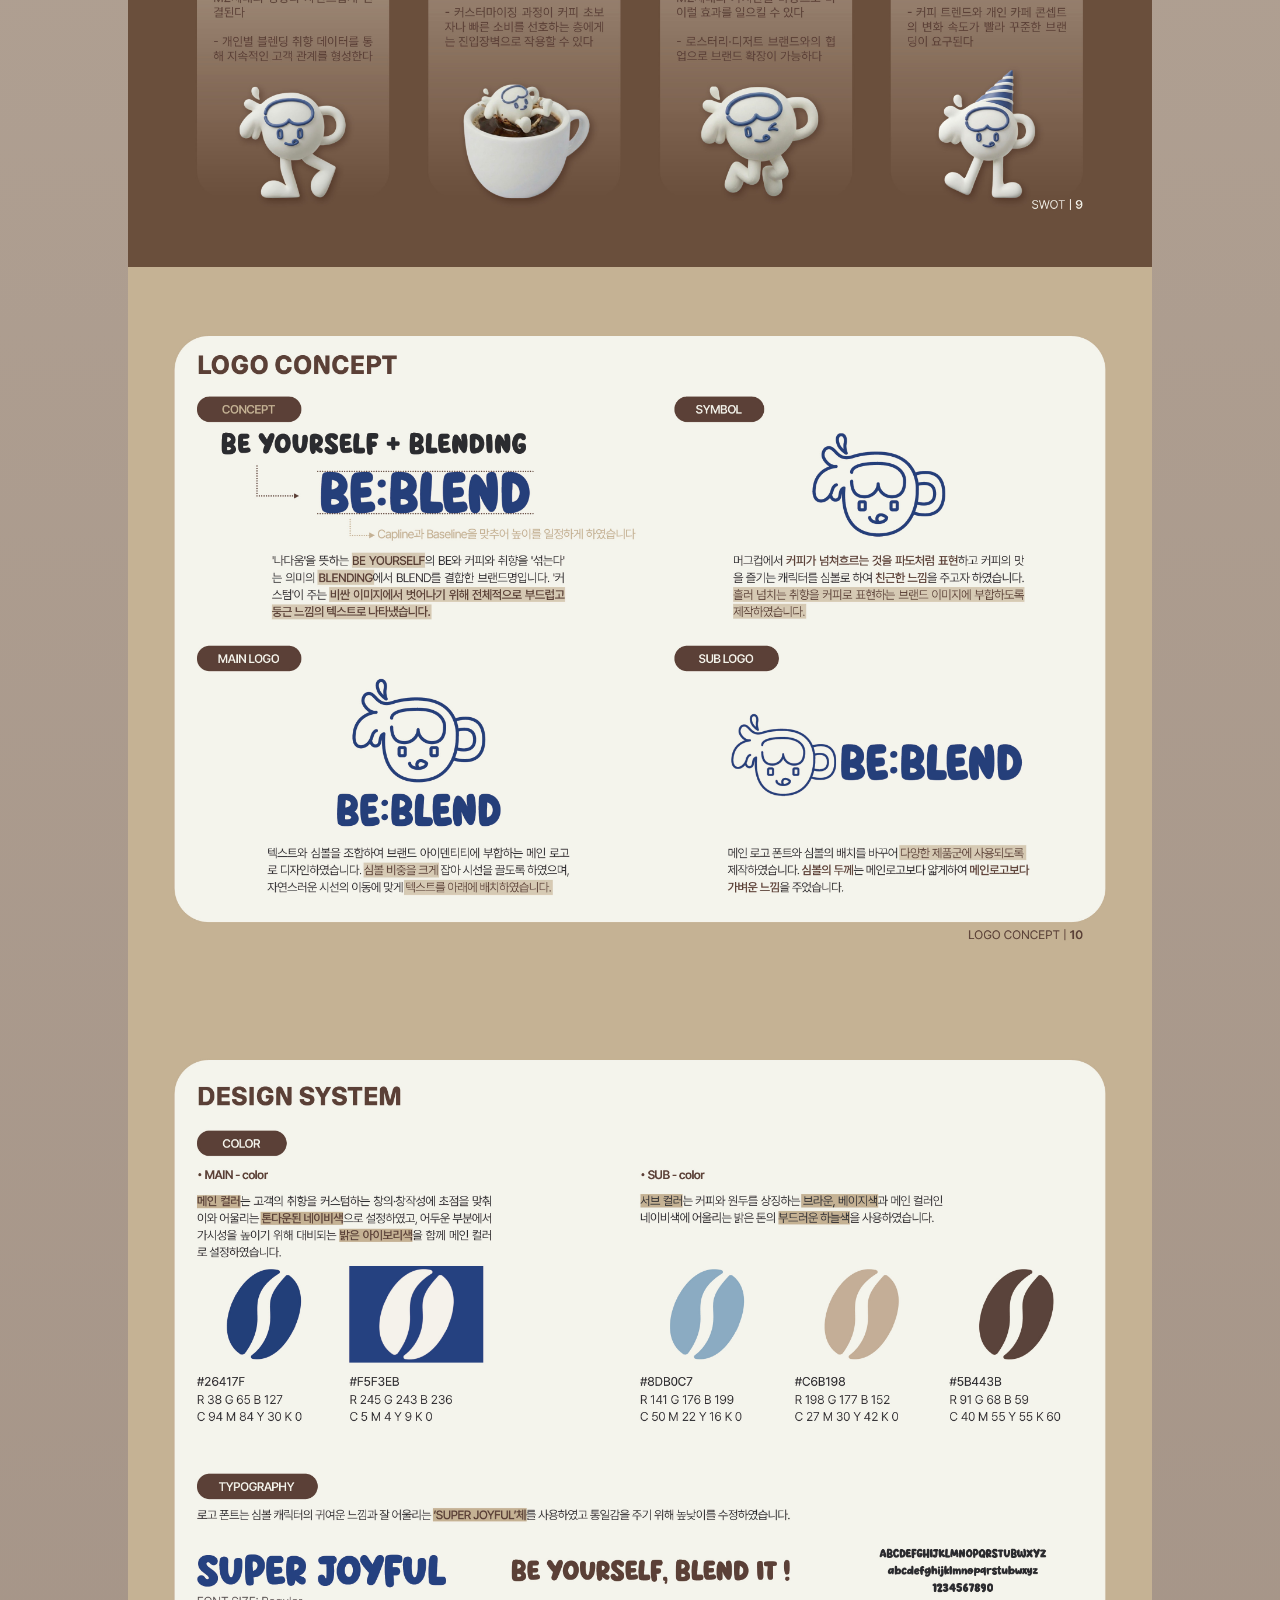
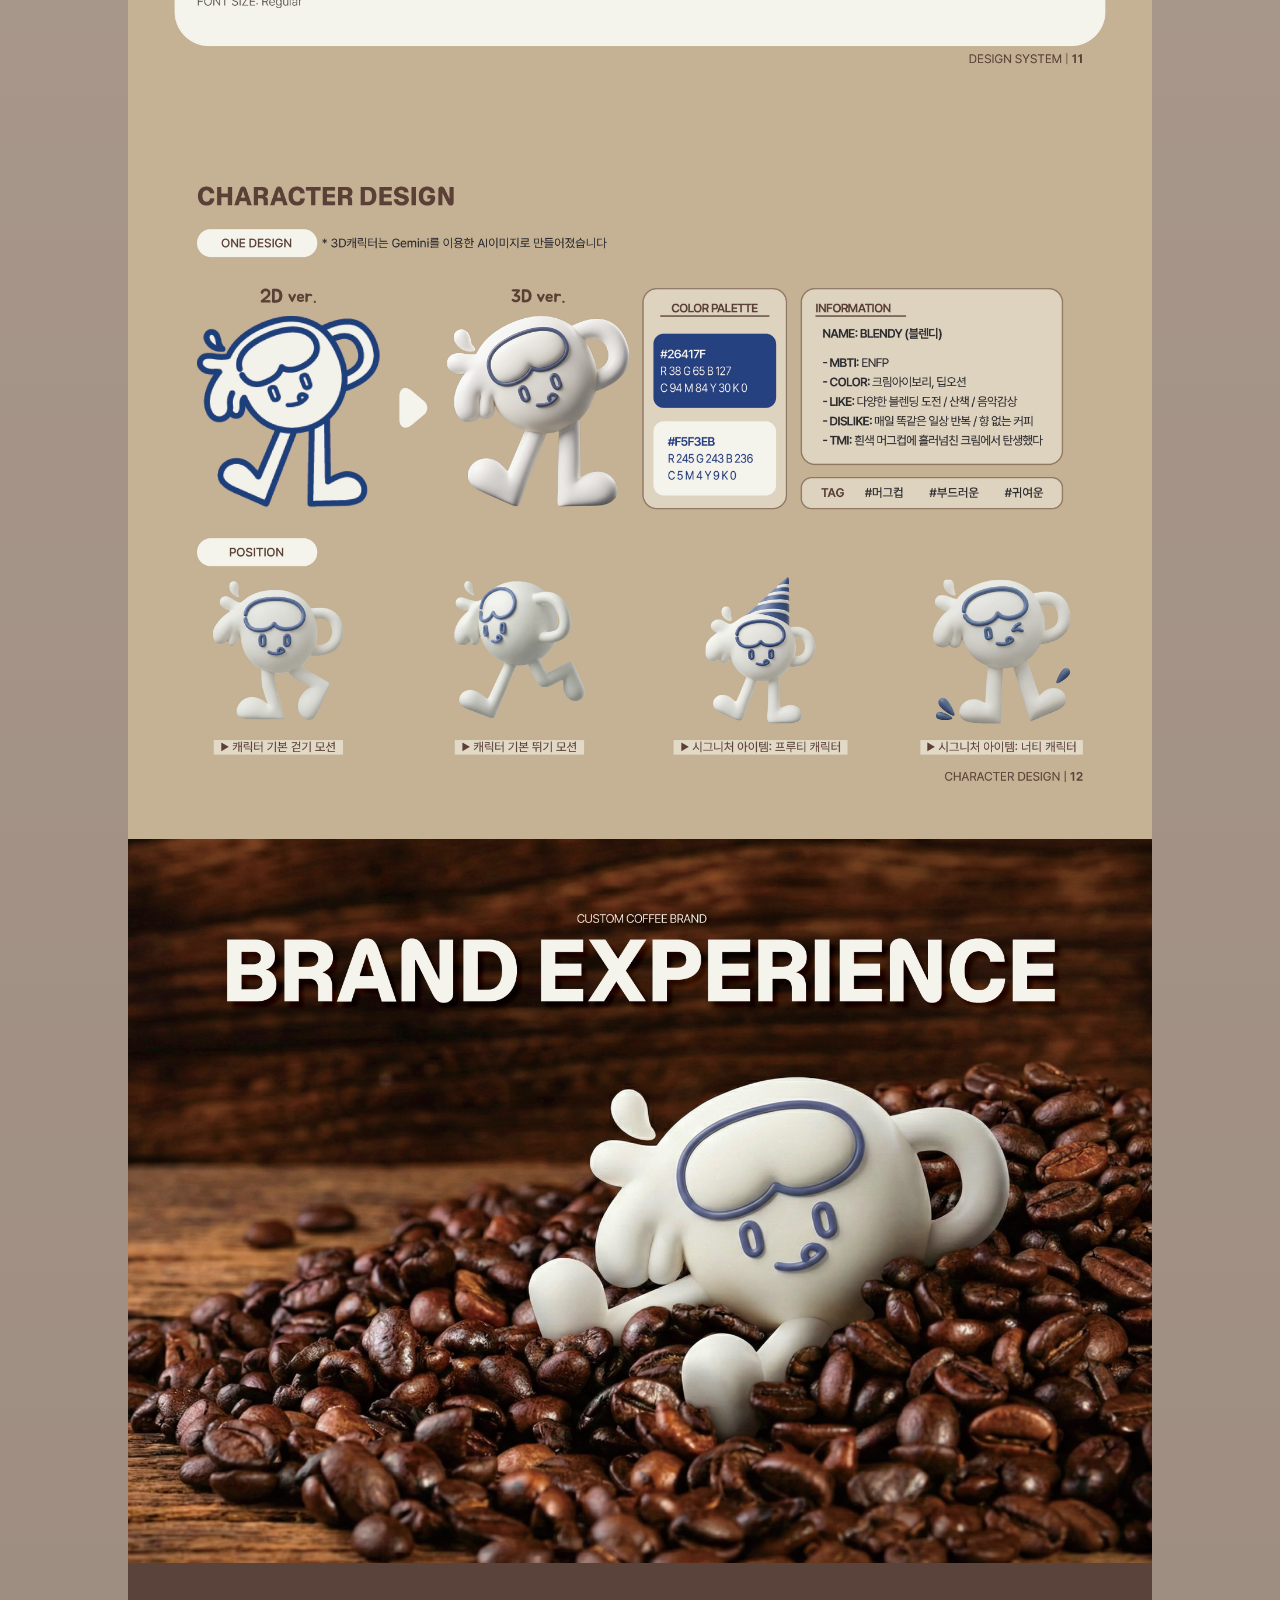
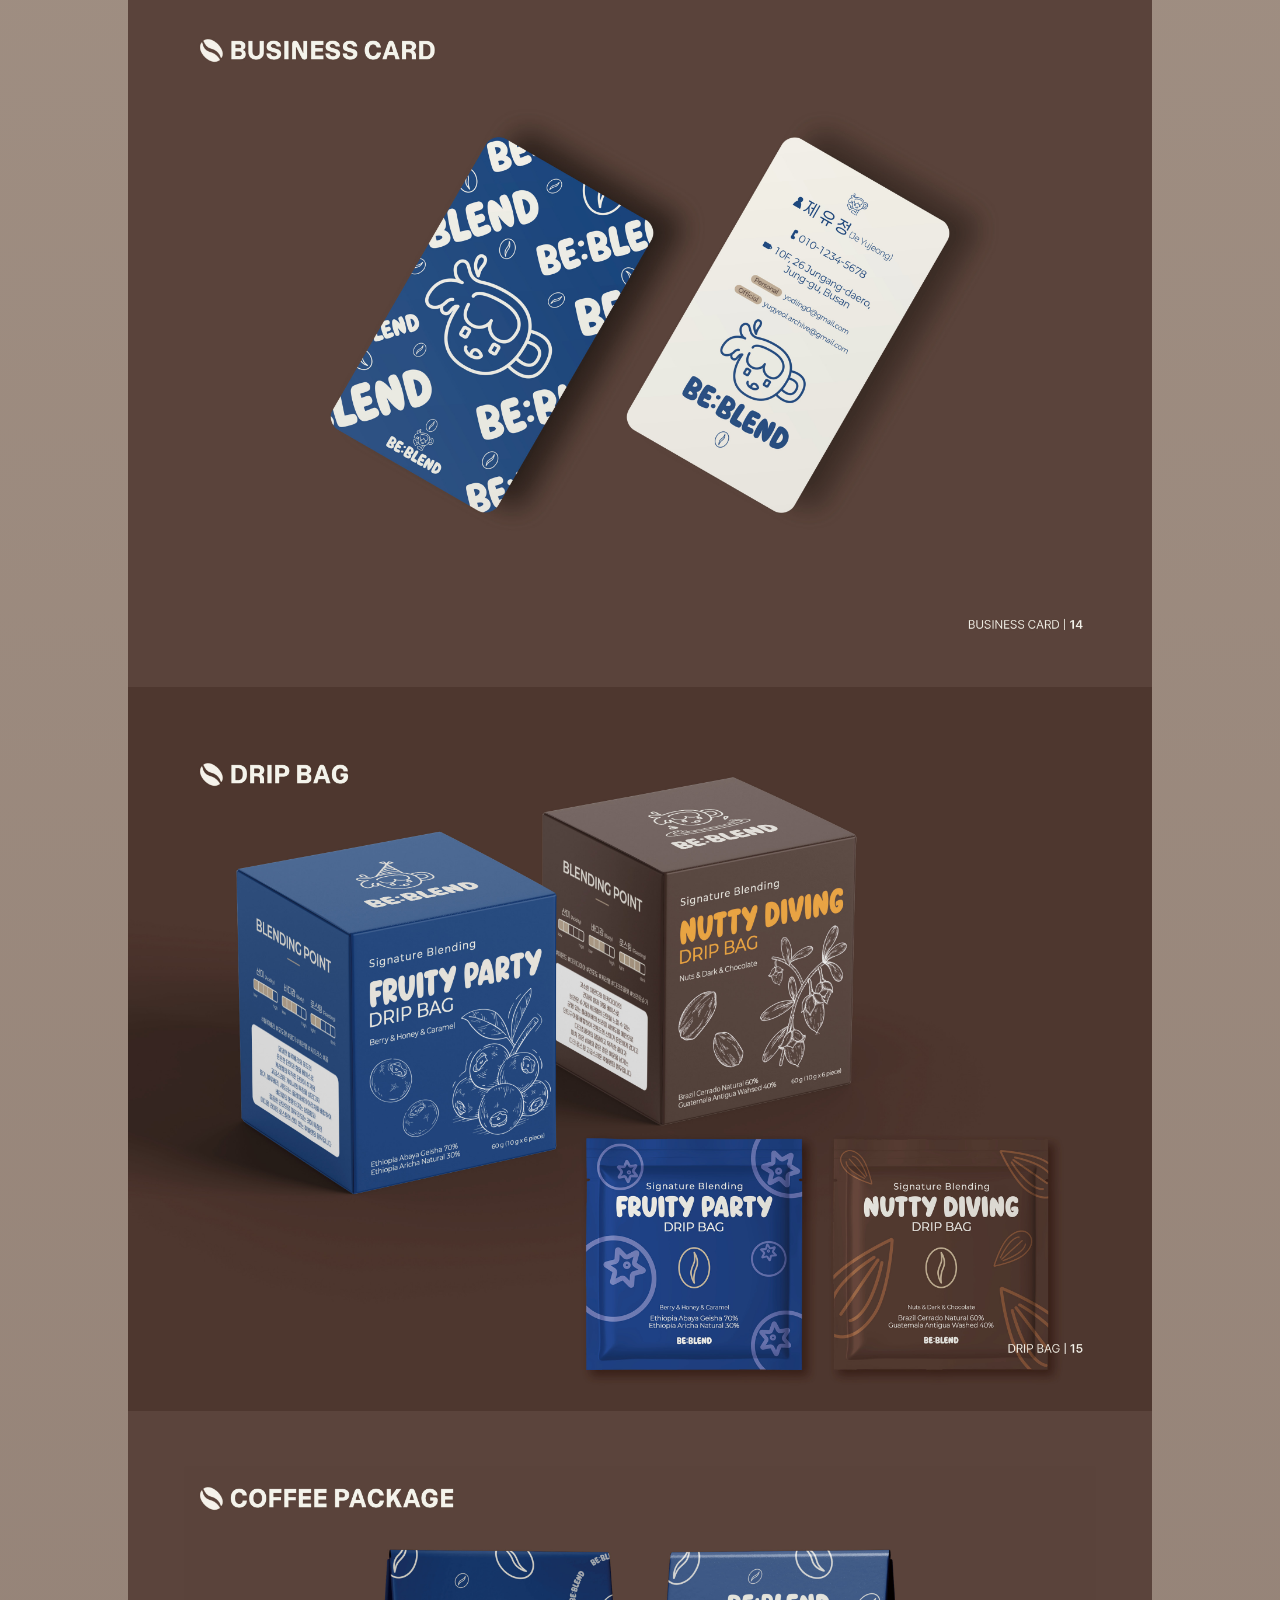
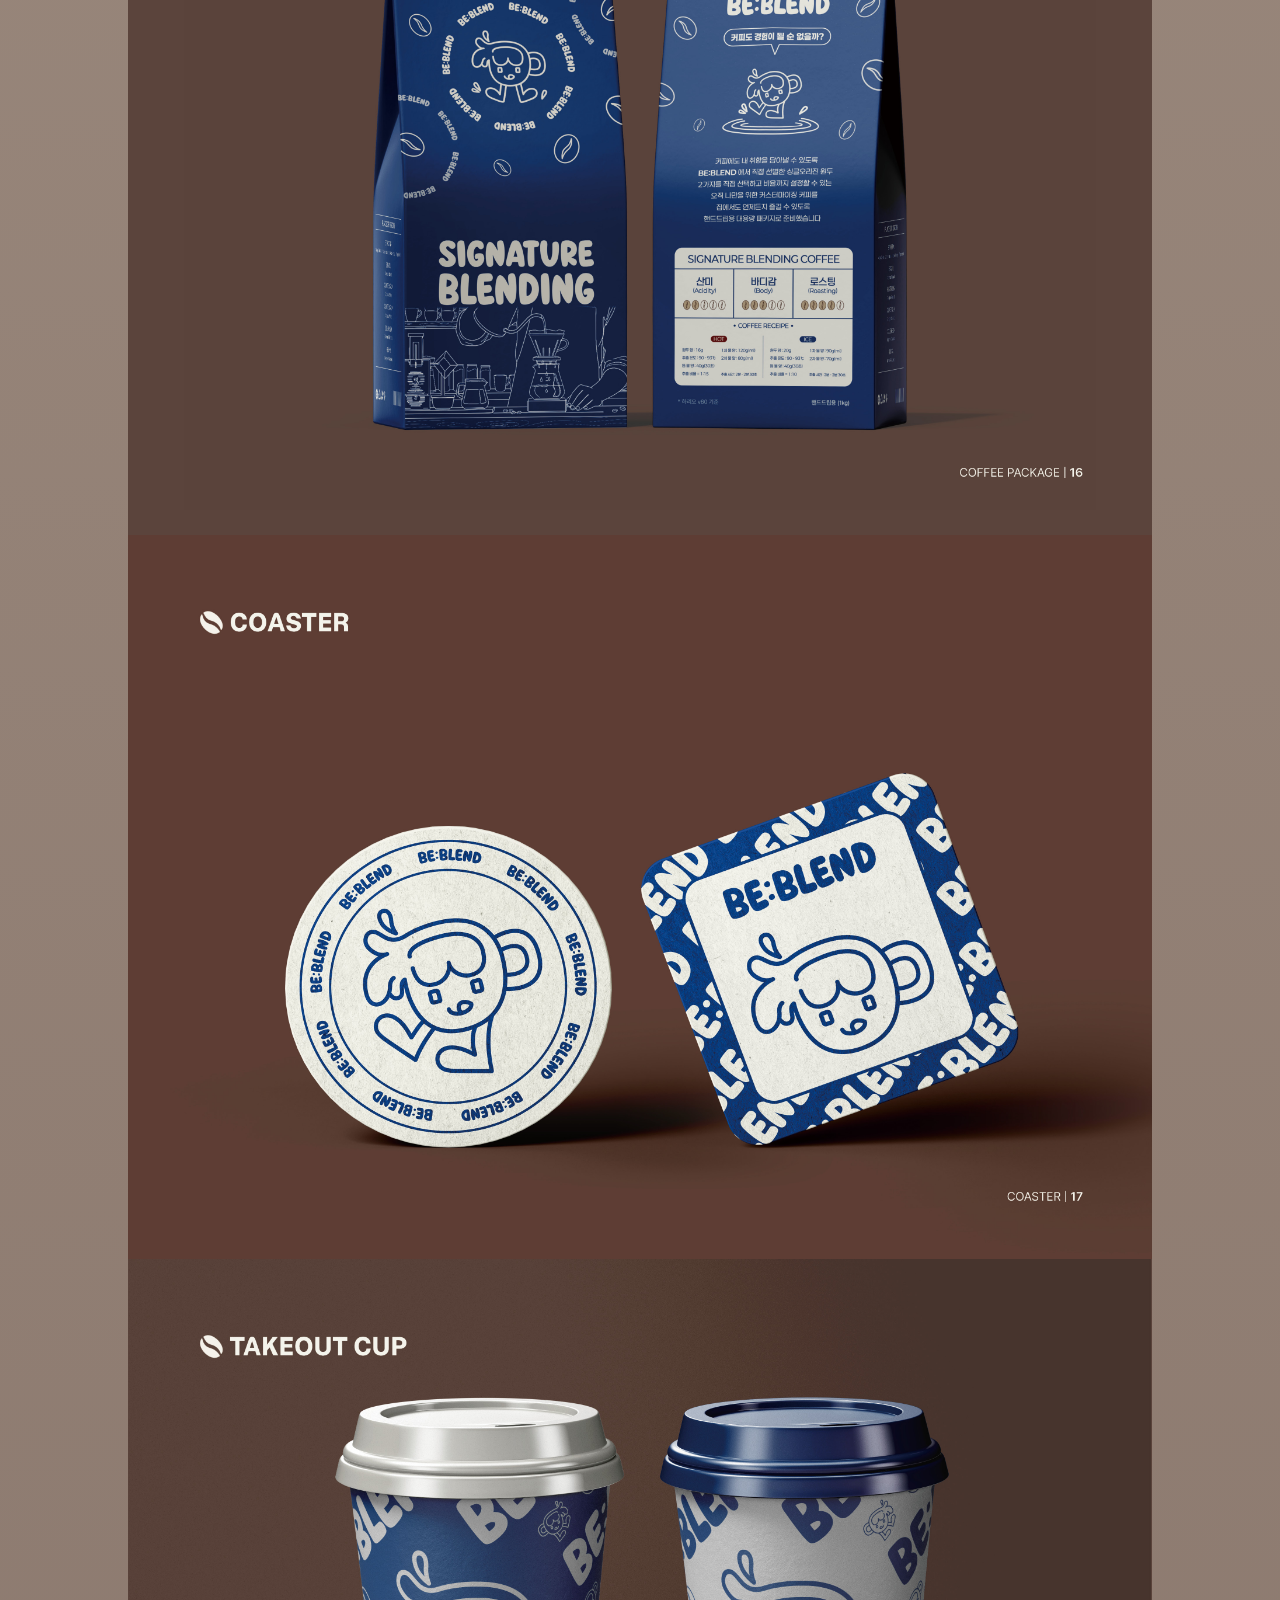
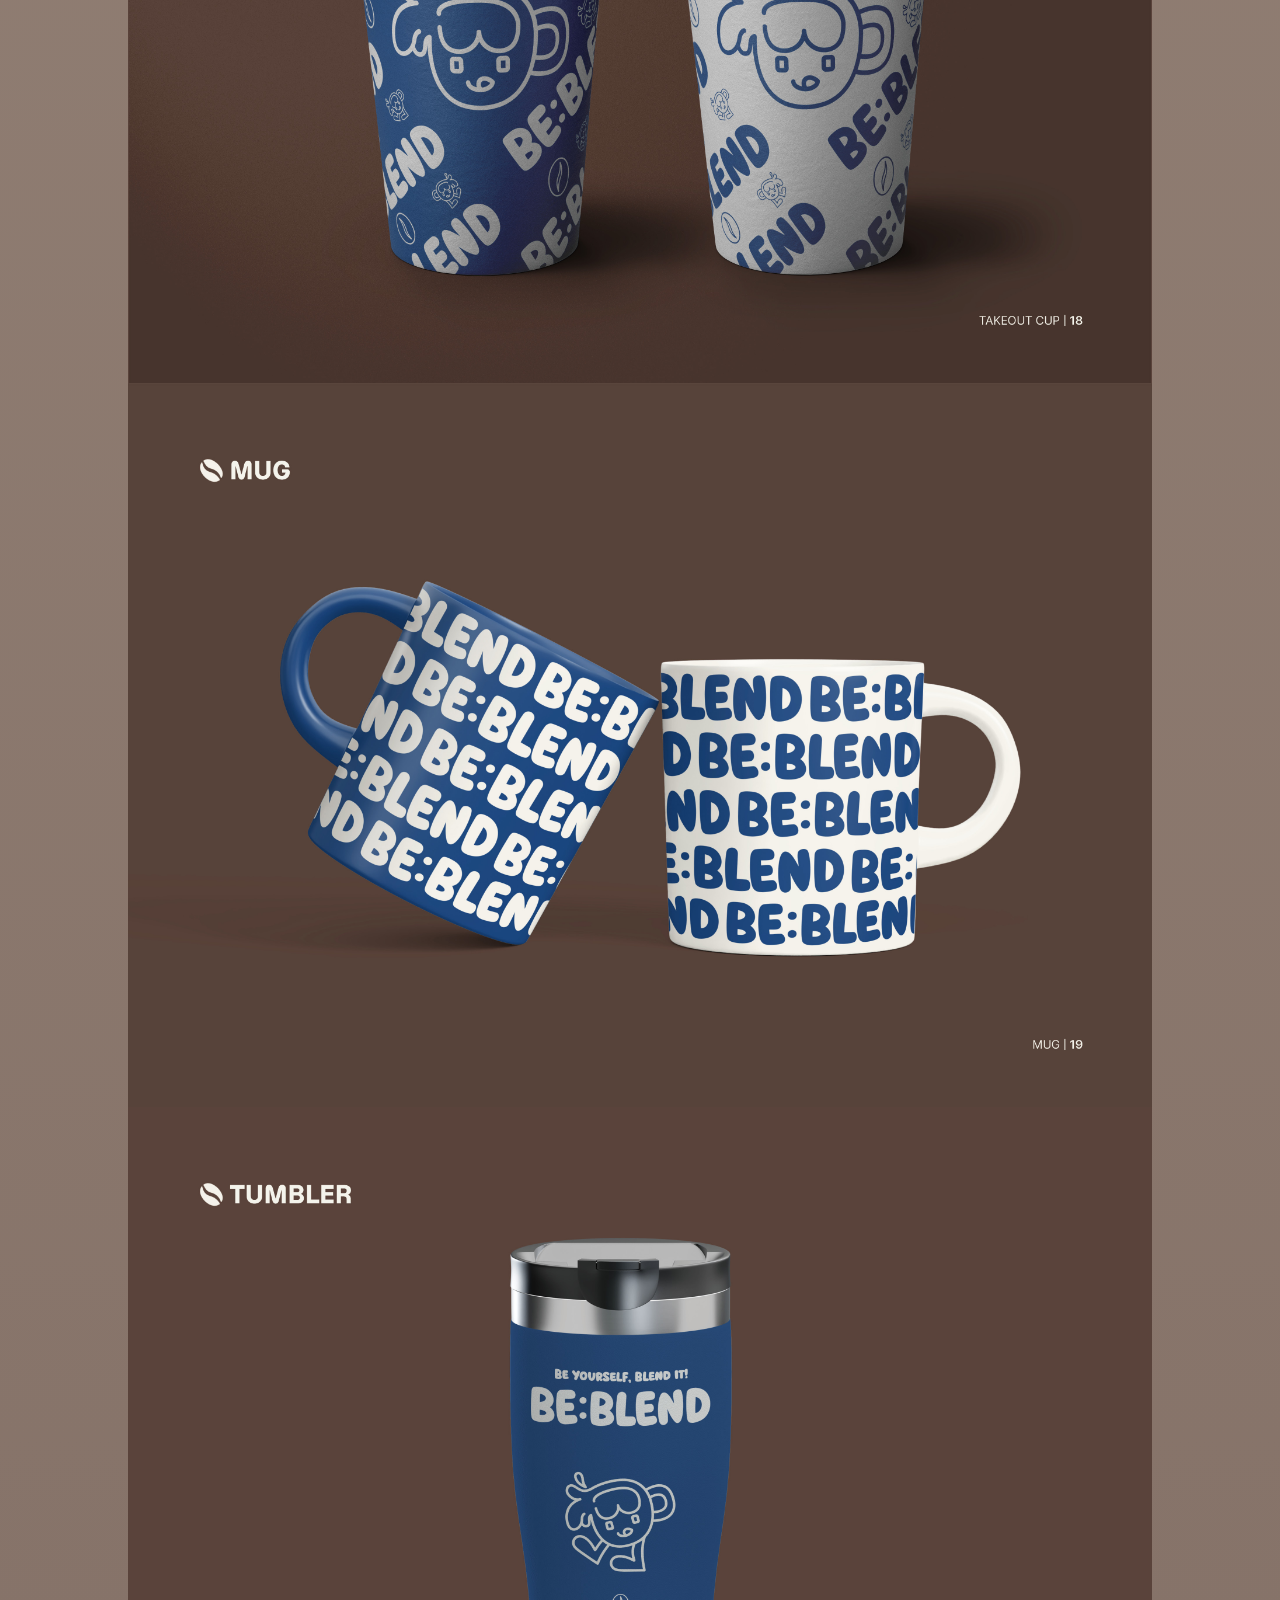
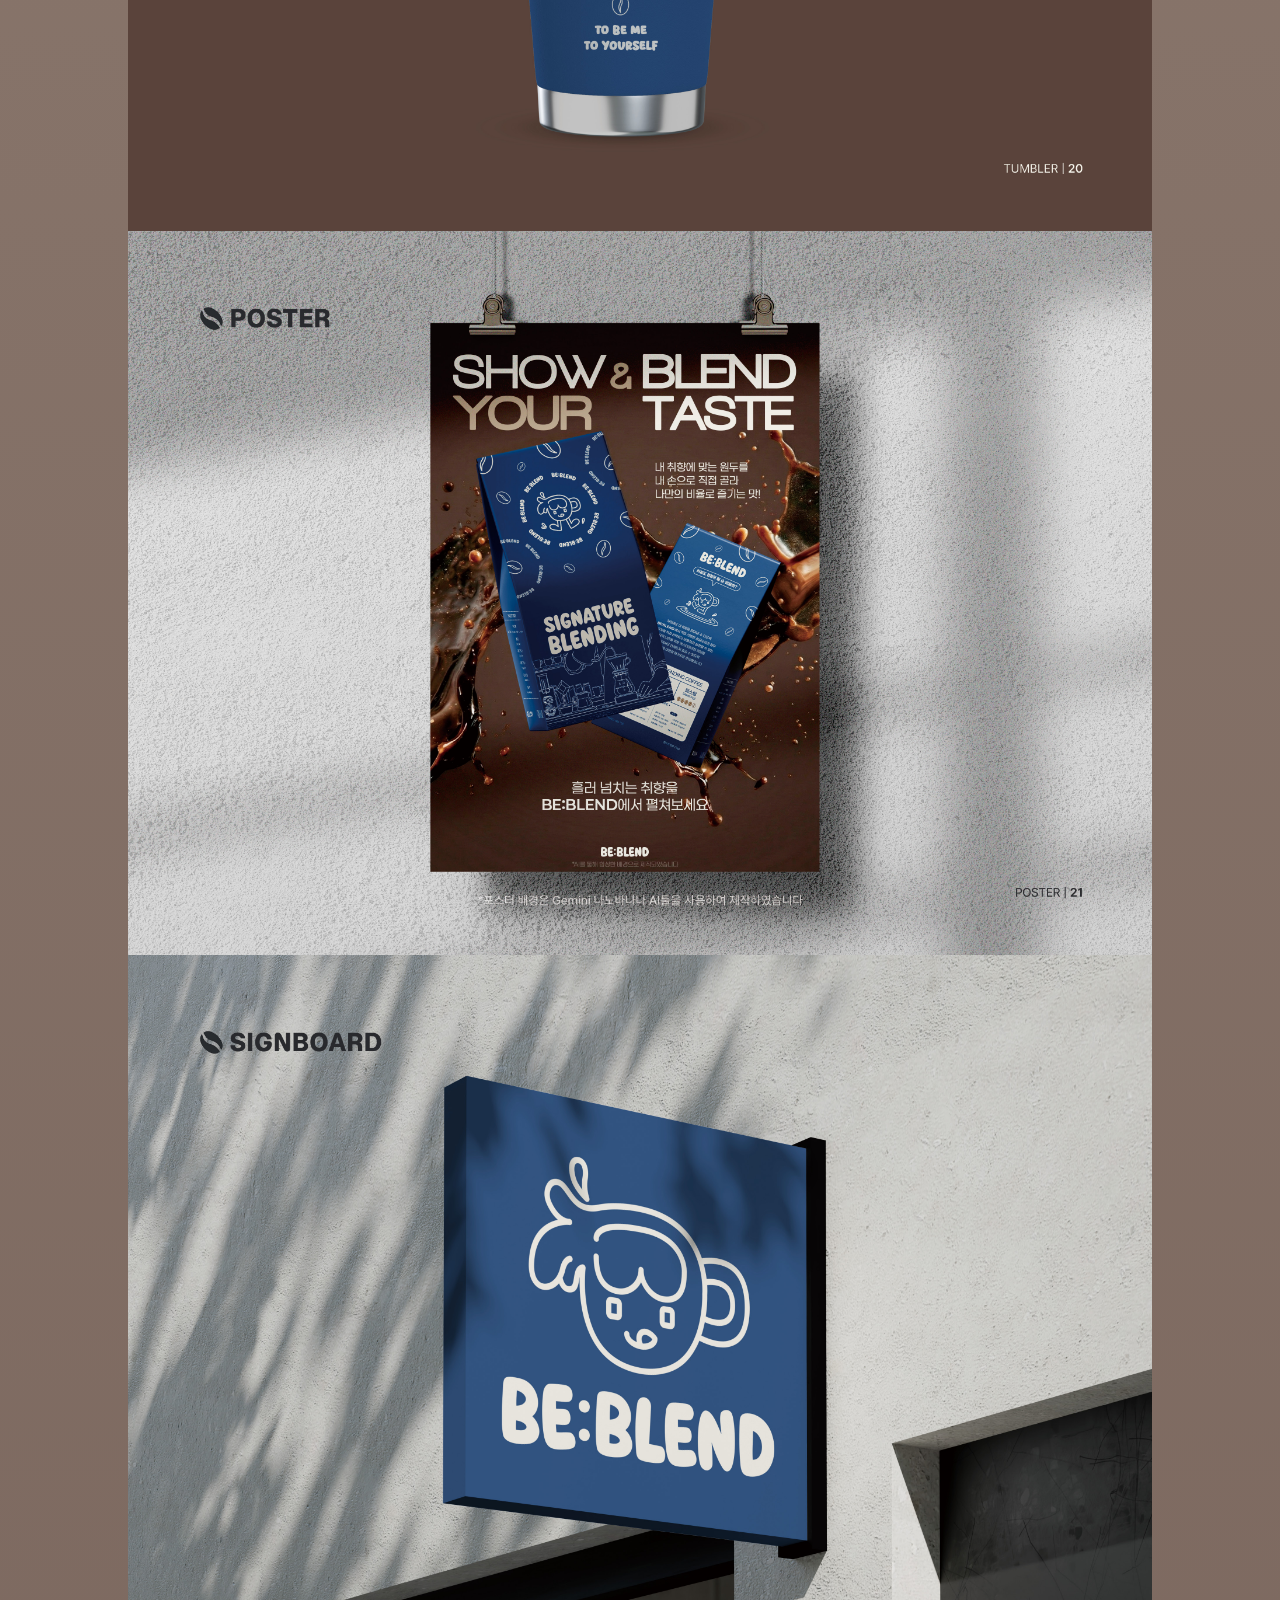
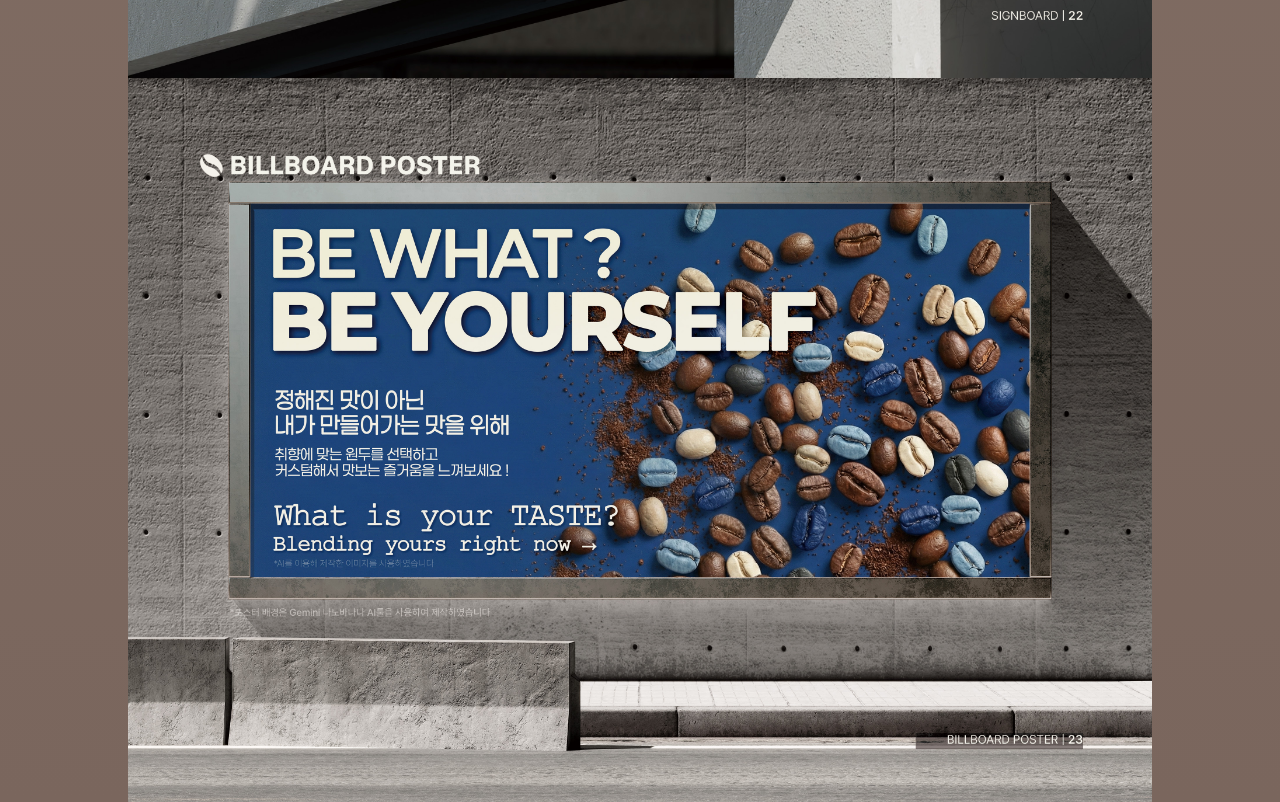
<file: bibx.html>
<!DOCTYPE html>
<html lang="ko">
<head>
    <meta charset="UTF-8">
    <meta http-equiv="X-UA-Compatible" content="IE=edge">
    <meta name="viewport" content="width=device-width, initial-scale=1">
    <title>BE:BLEND</title>
    <link href="https://webfontworld.github.io/pretendard/Pretendard.css" rel="stylesheet">
    <link rel="stylesheet" href="./guide.css">
</head>
<body>
    <div class="brand1">
        <!-- bi/bx 이미지 넣기(너비 1320px) -->
        <img src="./guide_img/1.jpg" alt="BE:BLEND 표지">
        <img src="./guide_img/2.jpg" alt="INDEX">
        <img src="./guide_img/3.jpg" alt="OVERVIEW">
        <img src="./guide_img/4.jpg" alt="BACKGROUND">
        <img src="./guide_img/5.jpg" alt="PERSONA">
        <img src="./guide_img/6.jpg" alt="KEYWORD">
        <img src="./guide_img/7.jpg" alt="SWOT">
        <img src="./guide_img/8.jpg" alt="LOGO CONCEPT">
        <img src="./guide_img/9.jpg" alt="DESIGN SYSTEM">
        <img src="./guide_img/10.jpg" alt="CHARACTER DESIGN">
        <img src="./guide_img/11.jpg" alt="BX 표지">
        <img src="./guide_img/12.jpg" alt="BUSINESS CARD">
        <img src="./guide_img/13.jpg" alt="DRIP BAG">
        <img src="./guide_img/14.jpg" alt="COFFEE PACKAGE">
        <img src="./guide_img/15.jpg" alt="COASTER">
        <img src="./guide_img/16.jpg" alt="TAKEOUT CUP">
        <img src="./guide_img/17.jpg" alt="MUG">
        <img src="./guide_img/18.jpg" alt="TUMBLER">
        <img src="./guide_img/19.jpg" alt="POSTER">
        <img src="./guide_img/20.jpg" alt="SIGNBOARD">
        <img src="./guide_img/21.jpg" alt="BILLBOARD POSTER">

        <!-- 버튼 -->
        <ul class="btn_1">
			<li><a href="#">Top</a></li>
			<li><a href="../index.html#section2">Back</a></li>
		</ul>
    </div>
</body>
</html>
</file>
<file: guide.css>
*{margin:0; padding:0;}
a{text-decoration:none;}
body{
    font-family: 'Pretendard';
    font-size: 16px;
    line-height: 26px;
}

/* 배경색상 */
.brand1{
    background-image: linear-gradient(180deg,#c7b9a9,#7a665d);
}

/* 이미지 크기 */
img{
    width: 80%;
	max-width:1320px;
    display: block;
    margin: auto;
}

/* 버튼 */
.btn_1 {
	list-style: none;
	position: fixed;
	bottom: 50px;
	right: 50px;
	text-align: center;
	z-index: 99;
}

.btn_1 li {
	margin: 10px;
}

.btn_1 li a {
	display: inline-block;
	width: 50px;
	height: 50px;
	text-align: center;
	padding-top: 10px;
	box-sizing: border-box;
	border-radius: 50%;
	box-shadow: 2px 2px 5px rgba(0, 0, 0, 0.3);
	background: #f5f3eb;
	border: 2px solid #5b443b;
	color: #5b443b;
	font-weight: bold;
	opacity: 0.7;
	transition: all 0.3s;
}

.btn_1 li a:hover{
	background-color: #5b443b;
	color: #f5f3eb;
	opacity: 1;
	transition: all 0.3s;
}
</file>
